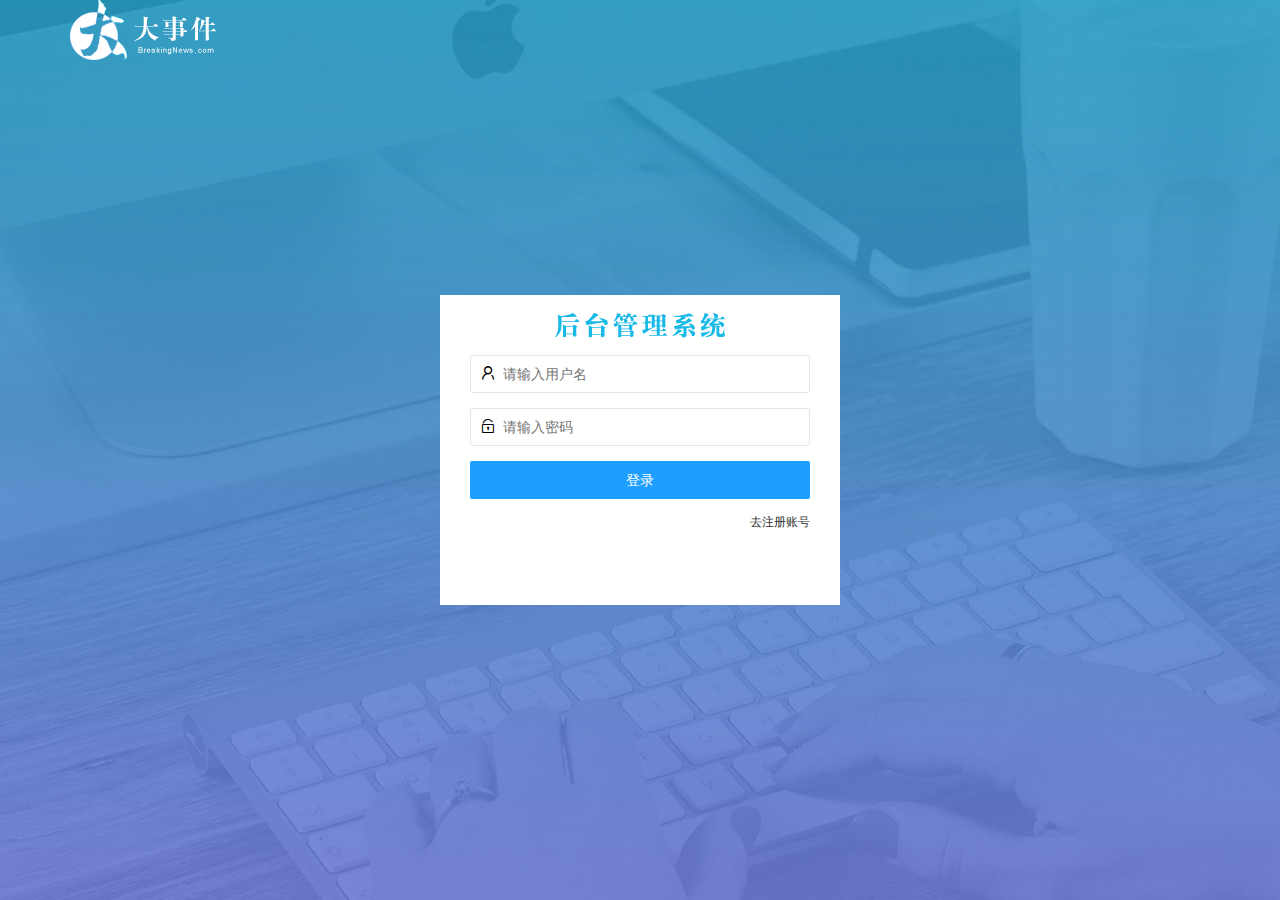
<file: login.html>
<!DOCTYPE html>
<html lang="en">

<head>
    <meta charset="UTF-8">
    <meta http-equiv="X-UA-Compatible" content="IE=edge">
    <meta name="viewport" content="width=device-width, initial-scale=1.0">
    <title>大事件-登陆-注册</title>
    <!-- 引入Layui CSS文件 -->
    <link rel="stylesheet" href="assets/lib/layui/css/layui.css">
    <!-- 引入自己的CSS文件 -->
    <link rel="stylesheet" href="assets/css/login.css">
    <!-- 引入jQuery -->
    <script src="assets/lib/jquery.js"></script>
    <!-- 引入Layui JS文件 -->
    <script src="assets/lib/layui/layui.all.js"></script>
    <!-- 引入API根路径位置 JS 文件 -->
    <!-- 注意：引用位置一定要在jQuery之后，在自己定义的JS之前 -->
    <script src="assets/js/baseAPI.js"></script>
    <!-- 引入自己的 JS文件 -->
    <script src="assets/js/login.js"></script>
</head>

<body>
    <!-- 头部logo区域 start -->
    <!-- 直接使用layui的版心类layui-main -->
    <div class="layui-main">
        <img src="assets/images/logo.png" alt="">
    </div>
    <!-- 头部logo区域 end -->

    <!-- 登录注册区域 start -->
    <div class="loginAndRegBox">
        <!-- 标题 -->
        <div class="title-box"></div>
        <!-- 登录的div -->
        <div class="login-box">
            <form class="layui-form" id="form_login">
                <div class="layui-form-item">
                    <i class="layui-icon layui-icon-username"></i>
                    <input type="text" name="username" required lay-verify="required" placeholder="请输入用户名" autocomplete="off" class="layui-input">
                </div>
                <div class="layui-form-item">
                    <i class="layui-icon layui-icon-password"></i>
                    <input type="password" name="password" required lay-verify="required|pwd" placeholder="请输入密码" autocomplete="off" class="layui-input">
                </div>
                <div class="layui-form-item">
                    <!-- 在layui中，普通与提交按钮的区别是，提交按钮有lay-submit属性 -->
                    <button class="layui-btn layui-btn-fluid layui-btn-normal" lay-submit>登录</button>
                </div>
                <div class="layui-form-item links">
                    <a href="javascript:;" id="link_reg">去注册账号</a>
                </div>
            </form>
        </div>
        <!-- 注册的div -->
        <div class="reg-box">
            <form class="layui-form" id="form_reg">
                <div class="layui-form-item">
                    <i class="layui-icon layui-icon-username"></i>
                    <input type="text" name="username" required lay-verify="required" placeholder="请输入用户名" autocomplete="off" class="layui-input">
                </div>
                <div class="layui-form-item">
                    <i class="layui-icon layui-icon-password"></i>
                    <!-- lay-verify中pwd为自定义校验规则 -->
                    <input type="password" name="password" required lay-verify="required|pwd" placeholder="请输入密码" autocomplete="off" class="layui-input">
                </div>
                <div class="layui-form-item">
                    <i class="layui-icon layui-icon-password"></i>
                    <!-- lay-verify中repwd为自定义校验规则，用于校验两次密码是否一至 -->
                    <input type="password" name="repassword" required lay-verify="required|pwd|repwd" placeholder="再次确认密码" autocomplete="off" class="layui-input">
                </div>
                <div class="layui-form-item">
                    <!-- 在layui中，普通与提交按钮的区别是，提交按钮有lay-submit属性 -->
                    <button class="layui-btn layui-btn-fluid layui-btn-normal" lay-submit>注册</button>
                </div>
                <div class="layui-form-item links">
                    <a href="javascript:;" id="link_login">去登录</a>
                </div>
            </form>

        </div>
    </div>
    <!-- 登录注册区域 end -->

</body>

</html>
</file>
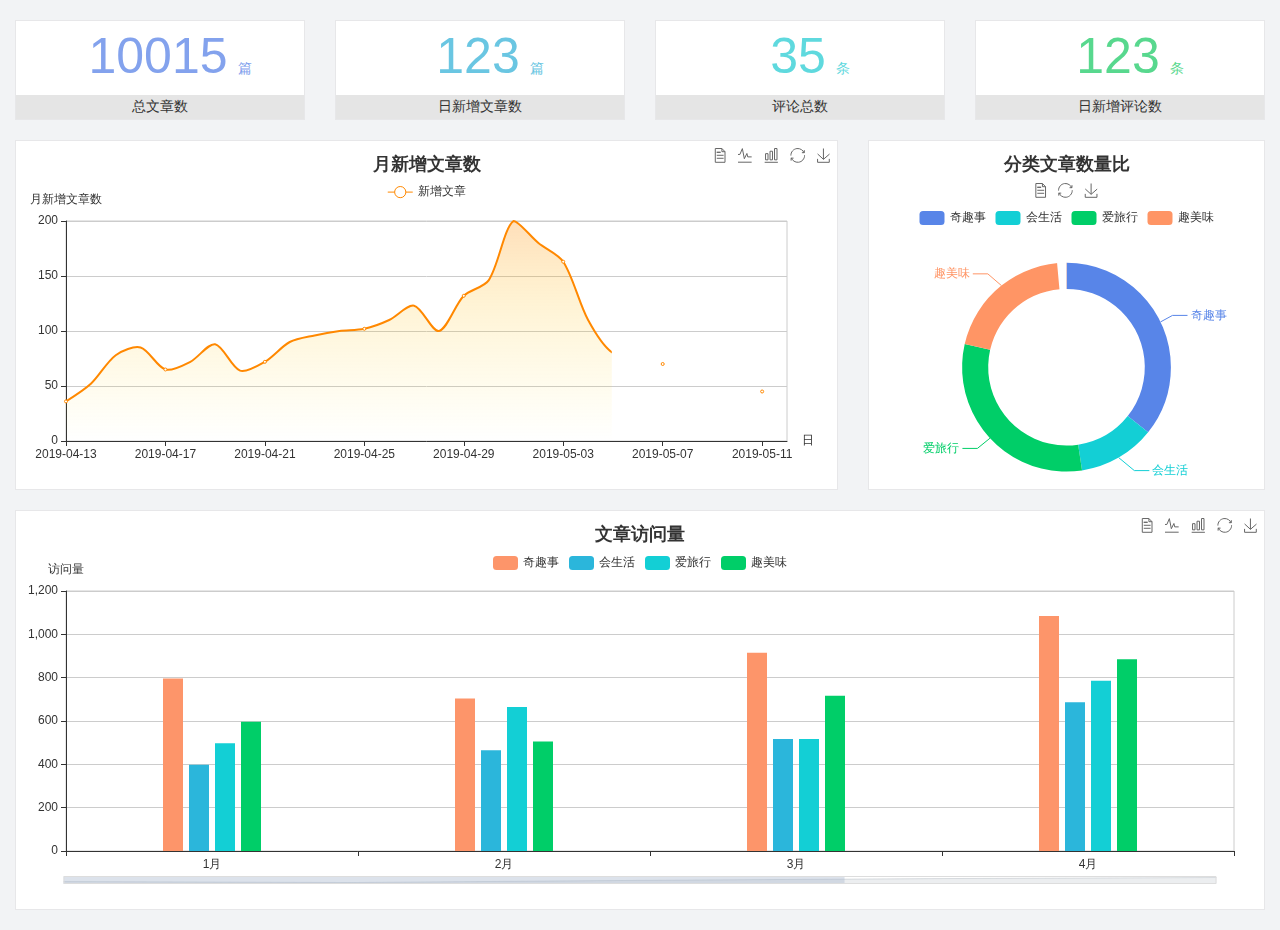
<file: home/dashboard.html>
<!DOCTYPE html>
<html lang="en">

<head>
    <meta charset="UTF-8">
    <meta name="viewport" content="width=device-width, initial-scale=1.0">
    <meta http-equiv="X-UA-Compatible" content="ie=edge">
    <title>图表统计</title>
    <link rel="stylesheet" href="../assets/lib/bootstrap.css" />
    <link rel="stylesheet" href="../assets/lib/main.css" />
    <script src="../assets/lib/jquery.js"></script>
    <script type="text/javascript" src="../assets/lib/echarts.min.js"></script>
</head>

<body>
    <div class="container-fluid">
        <div class="row spannel_list">
            <div class="col-sm-3 col-xs-6">
                <div class="spannel">
                    <em>10015</em><span>篇</span>
                    <b>总文章数</b>
                </div>
            </div>
            <div class="col-sm-3 col-xs-6">
                <div class="spannel scolor01">
                    <em>123</em><span>篇</span>
                    <b>日新增文章数</b>
                </div>
            </div>
            <div class="col-sm-3 col-xs-6">
                <div class="spannel scolor02">
                    <em>35</em><span>条</span>
                    <b>评论总数</b>
                </div>
            </div>
            <div class="col-sm-3 col-xs-6">
                <div class="spannel scolor03">
                    <em>123</em><span>条</span>
                    <b>日新增评论数</b>
                </div>
            </div>
        </div>
    </div>

    <div class="container-fluid">
        <div class="row curve-pie">
            <div class="col-lg-8 col-md-8">
                <div class="gragh_pannel" id="curve_show"></div>
            </div>
            <div class="col-lg-4 col-md-4">
                <div class="gragh_pannel" id="pie_show"></div>
            </div>
        </div>
    </div>

    <div class="container-fluid">
        <div class="column_pannel" id="column_show"></div>
    </div>

    <script>
        var oChart = echarts.init(document.getElementById('curve_show'));
        var aList_all = [{
            'count': 36,
            'date': '2019-04-13'
        }, {
            'count': 52,
            'date': '2019-04-14'
        }, {
            'count': 78,
            'date': '2019-04-15'
        }, {
            'count': 85,
            'date': '2019-04-16'
        }, {
            'count': 65,
            'date': '2019-04-17'
        }, {
            'count': 72,
            'date': '2019-04-18'
        }, {
            'count': 88,
            'date': '2019-04-19'
        }, {
            'count': 64,
            'date': '2019-04-20'
        }, {
            'count': 72,
            'date': '2019-04-21'
        }, {
            'count': 90,
            'date': '2019-04-22'
        }, {
            'count': 96,
            'date': '2019-04-23'
        }, {
            'count': 100,
            'date': '2019-04-24'
        }, {
            'count': 102,
            'date': '2019-04-25'
        }, {
            'count': 110,
            'date': '2019-04-26'
        }, {
            'count': 123,
            'date': '2019-04-27'
        }, {
            'count': 100,
            'date': '2019-04-28'
        }, {
            'count': 132,
            'date': '2019-04-29'
        }, {
            'count': 146,
            'date': '2019-04-30'
        }, {
            'count': 200,
            'date': '2019-05-01'
        }, {
            'count': 180,
            'date': '2019-05-02'
        }, {
            'count': 163,
            'date': '2019-05-03'
        }, {
            'count': 110,
            'date': '2019-05-04'
        }, {
            'count': 80,
            'date': '2019-05-05'
        }, {
            'count': 82,
            'date': '2019-05-06'
        }, {
            'count': 70,
            'date': '2019-05-07'
        }, {
            'count': 65,
            'date': '2019-05-08'
        }, {
            'count': 54,
            'date': '2019-05-09'
        }, {
            'count': 40,
            'date': '2019-05-10'
        }, {
            'count': 45,
            'date': '2019-05-11'
        }, {
            'count': 38,
            'date': '2019-05-12'
        }, ];

        let aCount = [];
        let aDate = [];

        for (var i = 0; i < aList_all.length; i++) {
            aCount.push(aList_all[i].count);
            aDate.push(aList_all[i].date);
        }

        var chartopt = {
            title: {
                text: '月新增文章数',
                left: 'center',
                top: '10'
            },
            tooltip: {
                trigger: 'axis'
            },
            legend: {
                data: ['新增文章'],
                top: '40'
            },
            toolbox: {
                show: true,
                feature: {
                    mark: {
                        show: true
                    },
                    dataView: {
                        show: true,
                        readOnly: false
                    },
                    magicType: {
                        show: true,
                        type: ['line', 'bar']
                    },
                    restore: {
                        show: true
                    },
                    saveAsImage: {
                        show: true
                    }
                }
            },
            calculable: true,
            xAxis: [{
                name: '日',
                type: 'category',
                boundaryGap: false,
                data: aDate
            }],
            yAxis: [{
                name: '月新增文章数',
                type: 'value'
            }],
            series: [{
                name: '新增文章',
                type: 'line',
                smooth: true,
                itemStyle: {
                    normal: {
                        areaStyle: {
                            type: 'default'
                        },
                        color: '#f80'
                    },
                    lineStyle: {
                        color: '#f80'
                    }
                },
                data: aCount
            }],
            areaStyle: {
                normal: {
                    color: new echarts.graphic.LinearGradient(0, 0, 0, 1, [{
                        offset: 0,
                        color: 'rgba(255,136,0,0.39)'
                    }, {
                        offset: .34,
                        color: 'rgba(255,180,0,0.25)'
                    }, {
                        offset: 1,
                        color: 'rgba(255,222,0,0.00)'
                    }])

                }
            },
            grid: {
                show: true,
                x: 50,
                x2: 50,
                y: 80,
                height: 220
            }
        };

        oChart.setOption(chartopt);


        var oPie = echarts.init(document.getElementById('pie_show'));
        var oPieopt = {
            title: {
                top: 10,
                text: '分类文章数量比',
                x: 'center'
            },
            tooltip: {
                trigger: 'item',
                formatter: "{a} <br/>{b} : {c} ({d}%)"
            },
            color: ['#5885e8', '#13cfd5', '#00ce68', '#ff9565'],
            legend: {
                x: 'center',
                top: 65,
                data: ['奇趣事', '会生活', '爱旅行', '趣美味']
            },
            toolbox: {
                show: true,
                x: 'center',
                top: 35,
                feature: {
                    mark: {
                        show: true
                    },
                    dataView: {
                        show: true,
                        readOnly: false
                    },
                    magicType: {
                        show: true,
                        type: ['pie', 'funnel'],
                        option: {
                            funnel: {
                                x: '25%',
                                width: '50%',
                                funnelAlign: 'left',
                                max: 1548
                            }
                        }
                    },
                    restore: {
                        show: true
                    },
                    saveAsImage: {
                        show: true
                    }
                }
            },
            calculable: true,
            series: [{
                name: '访问来源',
                type: 'pie',
                radius: ['45%', '60%'],
                center: ['50%', '65%'],
                data: [{
                    value: 300,
                    name: '奇趣事'
                }, {
                    value: 100,
                    name: '会生活'
                }, {
                    value: 260,
                    name: '爱旅行'
                }, {
                    value: 180,
                    name: '趣美味'
                }]
            }]
        };
        oPie.setOption(oPieopt);



        var oColumn = this.echarts.init(document.getElementById('column_show'));
        var oColumnopt = {
            title: {
                text: '文章访问量',
                left: 'center',
                top: '10'
            },
            tooltip: {
                trigger: 'axis'
            },
            legend: {
                data: ['奇趣事', '会生活', '爱旅行', '趣美味'],
                top: '40'
            },
            toolbox: {
                show: true,
                feature: {
                    mark: {
                        show: true
                    },
                    dataView: {
                        show: true,
                        readOnly: false
                    },
                    magicType: {
                        show: true,
                        type: ['line', 'bar']
                    },
                    restore: {
                        show: true
                    },
                    saveAsImage: {
                        show: true
                    }
                }
            },
            calculable: true,
            xAxis: [{
                type: 'category',
                data: ['1月', '2月', '3月', '4月', '5月']
            }],
            yAxis: [{
                name: '访问量',
                type: 'value'
            }],
            series: [{
                name: '奇趣事',
                type: 'bar',
                barWidth: 20,
                itemStyle: {
                    normal: {
                        areaStyle: {
                            type: 'default'
                        },
                        color: '#fd956a'
                    }
                },
                data: [800, 708, 920, 1090, 1200]
            }, {
                name: '会生活',
                type: 'bar',
                barWidth: 20,
                itemStyle: {
                    normal: {
                        areaStyle: {
                            type: 'default'
                        },
                        color: '#2bb6db'
                    }
                },
                data: [400, 468, 520, 690, 800]
            }, {
                name: '爱旅行',
                type: 'bar',
                barWidth: 20,
                itemStyle: {
                    normal: {
                        areaStyle: {
                            type: 'default'
                        },
                        color: '#13cfd5'
                    }
                },
                data: [500, 668, 520, 790, 900]
            }, {
                name: '趣美味',
                type: 'bar',
                barWidth: 20,
                itemStyle: {
                    normal: {
                        areaStyle: {
                            type: 'default'
                        },
                        color: '#00ce68'
                    }
                },
                data: [600, 508, 720, 890, 1000]
            }],
            grid: {
                show: true,
                x: 50,
                x2: 30,
                y: 80,
                height: 260
            },
            dataZoom: [ //给x轴设置滚动条
                {
                    start: 0, //默认为0
                    end: 100 - 1000 / 31, //默认为100
                    type: 'slider',
                    show: true,
                    xAxisIndex: [0],
                    handleSize: 0, //滑动条的 左右2个滑动条的大小
                    height: 8, //组件高度
                    left: 45, //左边的距离
                    right: 50, //右边的距离
                    bottom: 26, //右边的距离
                    handleColor: '#ddd', //h滑动图标的颜色
                    handleStyle: {
                        borderColor: "#cacaca",
                        borderWidth: "1",
                        shadowBlur: 2,
                        background: "#ddd",
                        shadowColor: "#ddd",
                    }
                }
            ]
        };
        oColumn.setOption(oColumnopt);
    </script>
</body>

</html>
</file>
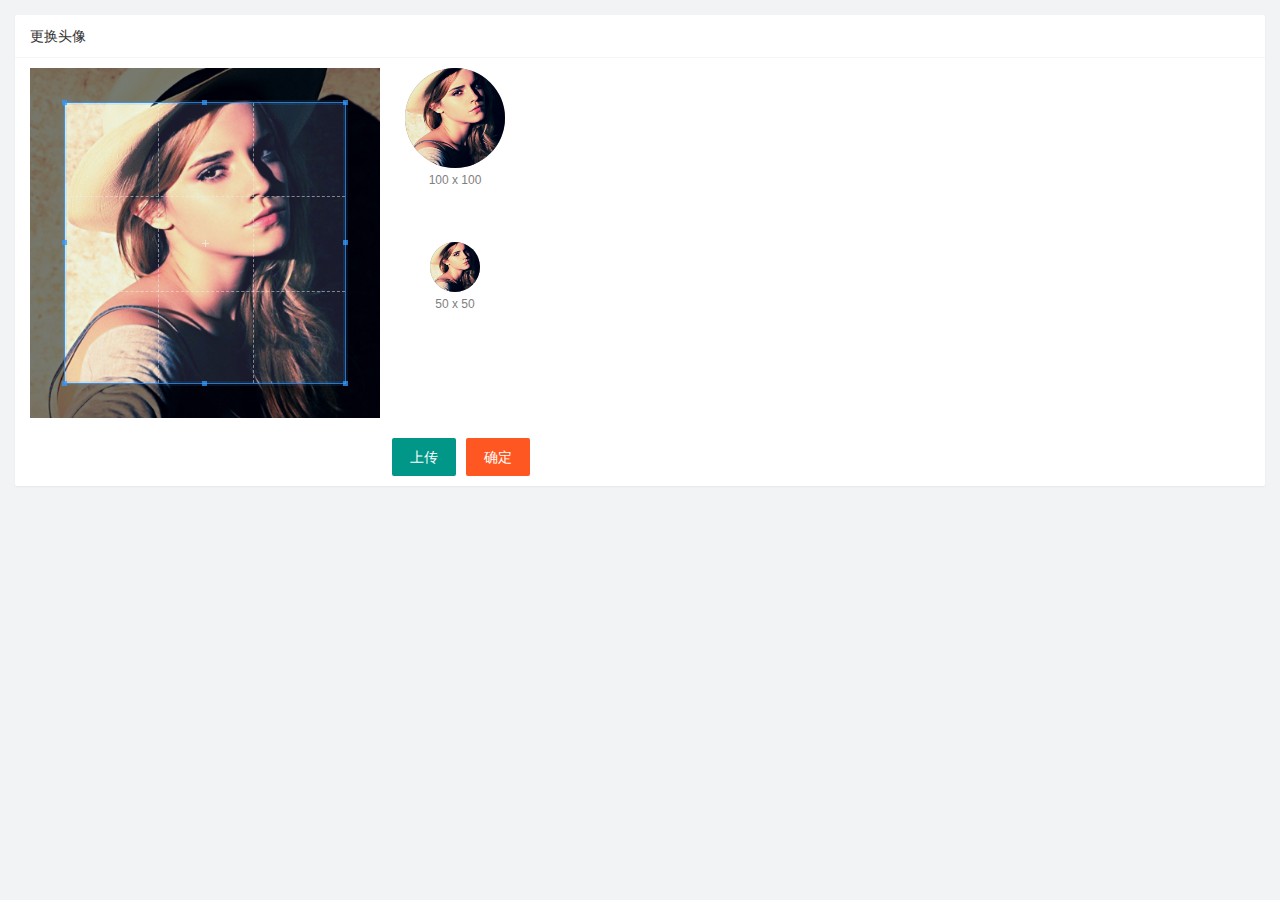
<file: user/user_avatar.html>
<!DOCTYPE html>
<html lang="en">

<head>
    <meta charset="UTF-8">
    <meta http-equiv="X-UA-Compatible" content="IE=edge">
    <meta name="viewport" content="width=device-width, initial-scale=1.0">
    <title>Document</title>
    <!-- 引入layui CSS -->
    <link rel="stylesheet" href="../assets/lib/layui/css/layui.css">
    <!-- 引入cropper CSS 图片裁剪插件 -->
    <link rel="stylesheet" href="../assets/lib/cropper/cropper.css">
    <!-- 引入自己的 CSS -->
    <link rel="stylesheet" href="../assets/css/user/user_avatar.css">
</head>

<body>
    <!-- 卡片区域 -->
    <div class="layui-card">
        <div class="layui-card-header">更换头像</div>
        <div class="layui-card-body">
            <!-- 第一行的图片裁剪和预览区域 -->
            <div class="row1">
                <!-- 图片裁剪区域 -->
                <div class="cropper-box">
                    <!-- 这个 img 标签很重要，将来会把它初始化为裁剪区域 -->
                    <img id="image" src="../assets/images/sample.jpg" />
                </div>
                <!-- 图片的预览区域 -->
                <div class="preview-box">
                    <div>
                        <!-- 宽高为 100px 的预览区域 -->
                        <div class="img-preview w100"></div>
                        <p class="size">100 x 100</p>
                    </div>
                    <div>
                        <!-- 宽高为 50px 的预览区域 -->
                        <div class="img-preview w50"></div>
                        <p class="size">50 x 50</p>
                    </div>
                </div>
            </div>

            <!-- 第二行的按钮区域 -->
            <div class="row2">
                <!-- 通过accept限制选择文件的类型为 png 或 jpe类 的图片文件 -->
                <input type="file" id="file" accept="png,image/jpeg">
                <button type="button" class="layui-btn" id="btnChoseImage">上传</button>
                <button type="button" class="layui-btn layui-btn-danger" id="btnUpload">确定</button>
            </div>
        </div>
    </div>

    <!-- 引入jQuery -->
    <script src="../assets/lib/jquery.js"></script>
    <!-- 引入layui -->
    <script src="../assets/lib/layui/layui.all.js"></script>
    <!-- 引入cropper JS -->
    <!-- 注意：引入顺序不能错 -->
    <script src="../assets/lib/cropper/Cropper.js"></script>
    <script src="../assets/lib/cropper/jquery-cropper.js"></script>
    <!-- 引入baseAPI -->
    <script src="../assets/js/baseAPI.js"></script>
    <!-- 引入自己的 JS -->
    <script src="../assets/js/user/user_avatar.js"></script>
</body>

</html>
</file>
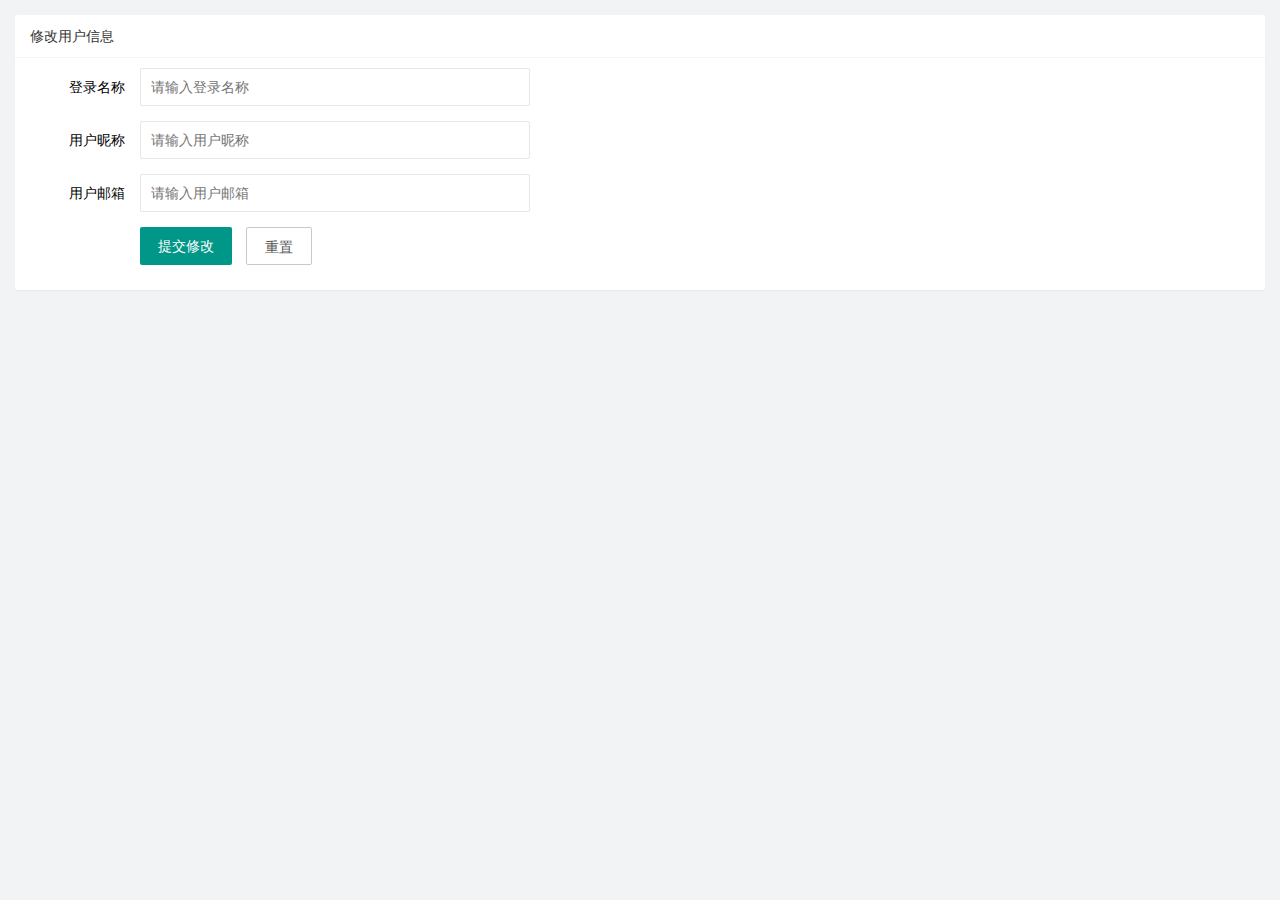
<file: user/user_info.html>
<!DOCTYPE html>
<html lang="en">

<head>
    <meta charset="UTF-8">
    <meta http-equiv="X-UA-Compatible" content="IE=edge">
    <meta name="viewport" content="width=device-width, initial-scale=1.0">
    <title>Document</title>
    <!-- 引入layui CSS -->
    <link rel="stylesheet" href="../assets/lib/layui/css/layui.css">
    <!-- 引入自己的CSS -->
    <link rel="stylesheet" href="../assets/css/user/user_info.css">
</head>

<body>
    <!-- layui 页面-卡片区域 -->
    <div class="layui-card">
        <div class="layui-card-header">修改用户信息</div>
        <div class="layui-card-body">
            <!-- lay-filter为layui指定的为表单快速赋值的属性 -->
            <form class="layui-form" lay-filter="formUserInfo">
                <div class="layui-form-item">
                    <label class="layui-form-label">登录名称</label>
                    <div class="layui-input-block">
                        <!-- input中的readonly表示为只读框，不允许修改 -->
                        <input type="text" name="username" required lay-verify="required" placeholder="请输入登录名称" autocomplete="off" class="layui-input" readonly>
                    </div>
                </div>
                <div class="layui-form-item">
                    <label class="layui-form-label">用户昵称</label>
                    <div class="layui-input-block">
                        <input type="text" name="nickname" required lay-verify="required|nickname" placeholder="请输入用户昵称" autocomplete="off" class="layui-input">
                    </div>
                </div>
                <div class="layui-form-item">
                    <label class="layui-form-label">用户邮箱</label>
                    <div class="layui-input-block">
                        <input type="text" name="email" required lay-verify="required|email" placeholder="请输入用户邮箱" autocomplete="off" class="layui-input">
                    </div>
                </div>
                <div class="layui-form-item">
                    <div class="layui-input-block">
                        <button class="layui-btn" lay-submit lay-filter="formDemo">提交修改</button>
                        <button type="reset" class="layui-btn layui-btn-primary" id="btnReset">重置</button>
                    </div>
                </div>
                <!-- 表单的隐藏域，用于放置不需要被人看到的表单内容，如id号等，以便提交时传递这个数据 -->
                <!-- 在本例中，在使用layui为表单快速赋值时，也会对隐藏域的id赋值，只是不可见而已 -->
                <!-- 当submit提交表单数据时，会把id和值 与其它表单数据一拼提交 -->
                <input type="hidden" name="id">
            </form>
        </div>
    </div>

    <!-- 引入layui JS -->
    <script src="../assets/lib/layui/layui.all.js"></script>
    <!-- 引入jQuery -->
    <script src="../assets/lib/jquery.js"></script>
    <!-- 引入baseAPI -->
    <script src="../assets/js/baseAPI.js"></script>
    <!-- 引入自己的 JS -->
    <script src="../assets/js/user/user_info.js"></script>
</body>

</html>
</file>
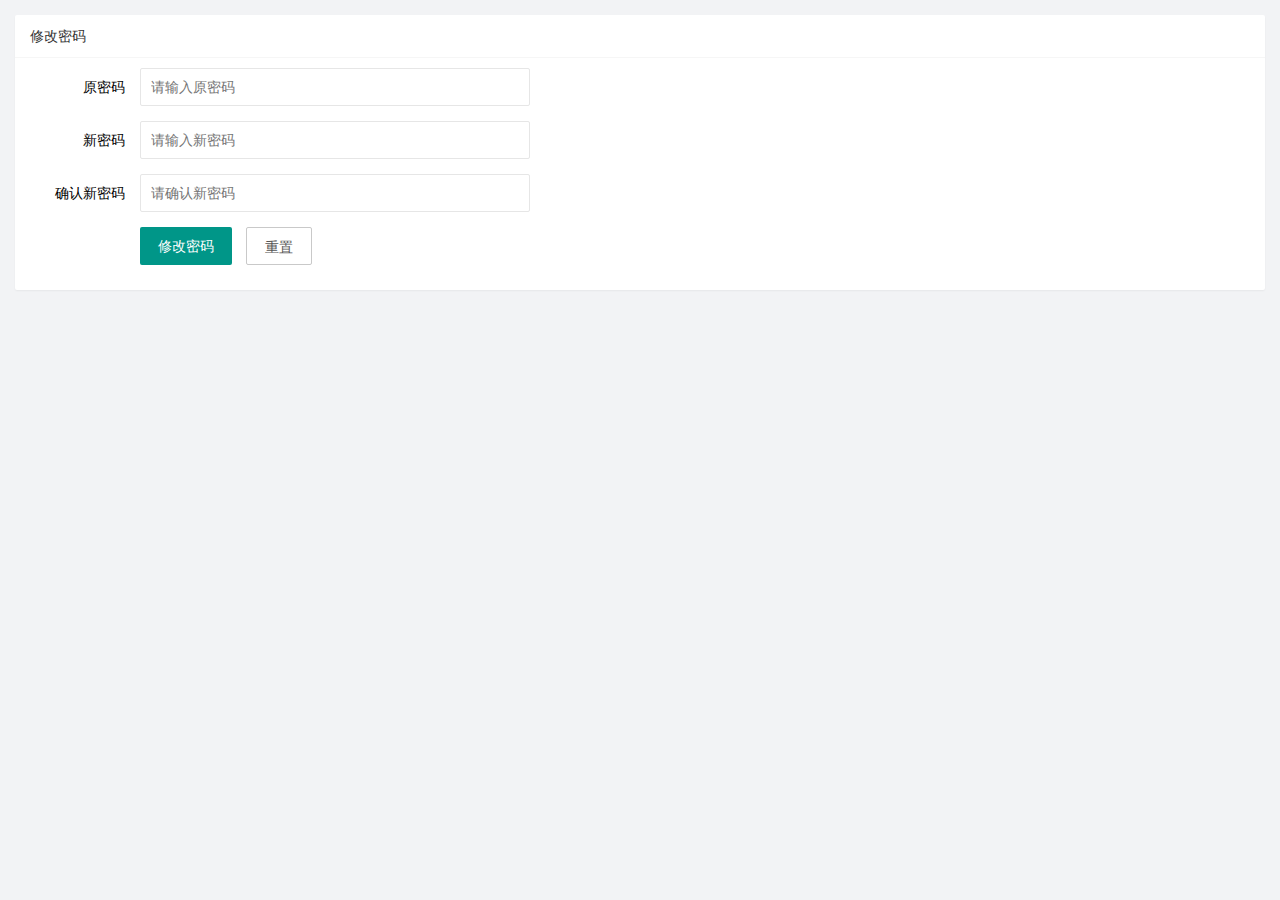
<file: user/user_pwd.html>
<!DOCTYPE html>
<html lang="en">

<head>
    <meta charset="UTF-8">
    <meta http-equiv="X-UA-Compatible" content="IE=edge">
    <meta name="viewport" content="width=device-width, initial-scale=1.0">
    <title>Document</title>
    <!-- 引入layui CSS -->
    <link rel="stylesheet" href="../assets/lib/layui/css/layui.css">
    <!-- 引入自己的 CSS -->
    <link rel="stylesheet" href="../assets/css/user/user_pwd.css">
</head>

<body>
    <div class="layui-card">
        <div class="layui-card-header">修改密码</div>
        <div class="layui-card-body">
            <form class="layui-form">
                <div class="layui-form-item">
                    <label class="layui-form-label">原密码</label>
                    <div class="layui-input-block">
                        <input type="password" name="oldPwd" required lay-verify="required|pwd" placeholder="请输入原密码" autocomplete="off" class="layui-input">
                    </div>
                </div>
                <div class="layui-form-item">
                    <label class="layui-form-label">新密码</label>
                    <div class="layui-input-block">
                        <input type="password" name="newPwd" required lay-verify="required|pwd|samePwd" placeholder="请输入新密码" autocomplete="off" class="layui-input">
                    </div>
                </div>
                <div class="layui-form-item">
                    <label class="layui-form-label">确认新密码</label>
                    <div class="layui-input-block">
                        <input type="password" name="rePwd" required lay-verify="required|pwd|rePwd" placeholder="请确认新密码" autocomplete="off" class="layui-input">
                    </div>
                </div>
                <div class="layui-form-item">
                    <div class="layui-input-block">
                        <button class="layui-btn" lay-submit lay-filter="formDemo">修改密码</button>
                        <button type="reset" class="layui-btn layui-btn-primary">重置</button>
                    </div>
                </div>
            </form>
        </div>
    </div>

    <!-- 引入jQuery -->
    <script src="../assets/lib/jquery.js"></script>
    <!-- 引入layui JS -->
    <script src="../assets/lib/layui/layui.all.js"></script>
    <!-- 引入baseAPI JS -->
    <script src="../assets/js/baseAPI.js"></script>
    <!-- 引入自己的 JS -->
    <script src="../assets/js/user/user_pwd.js"></script>
</body>

</html>
</file>
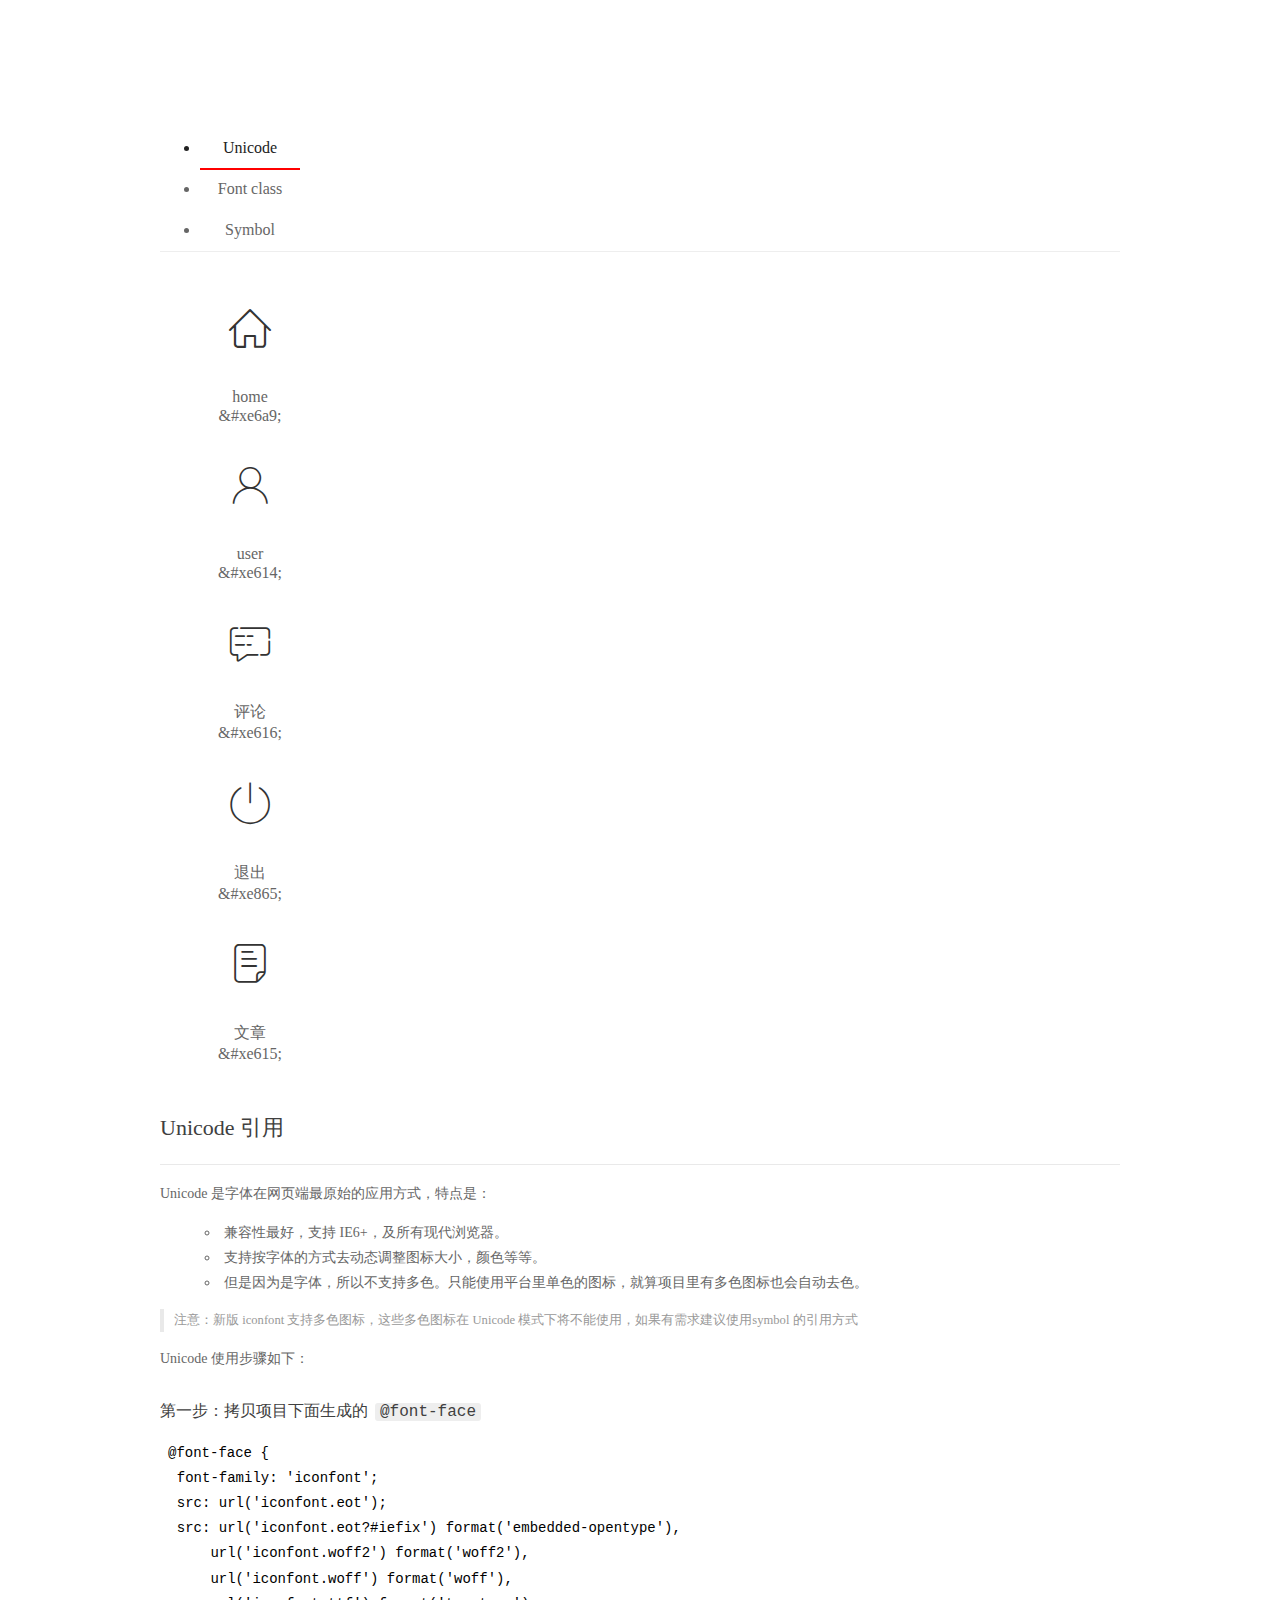
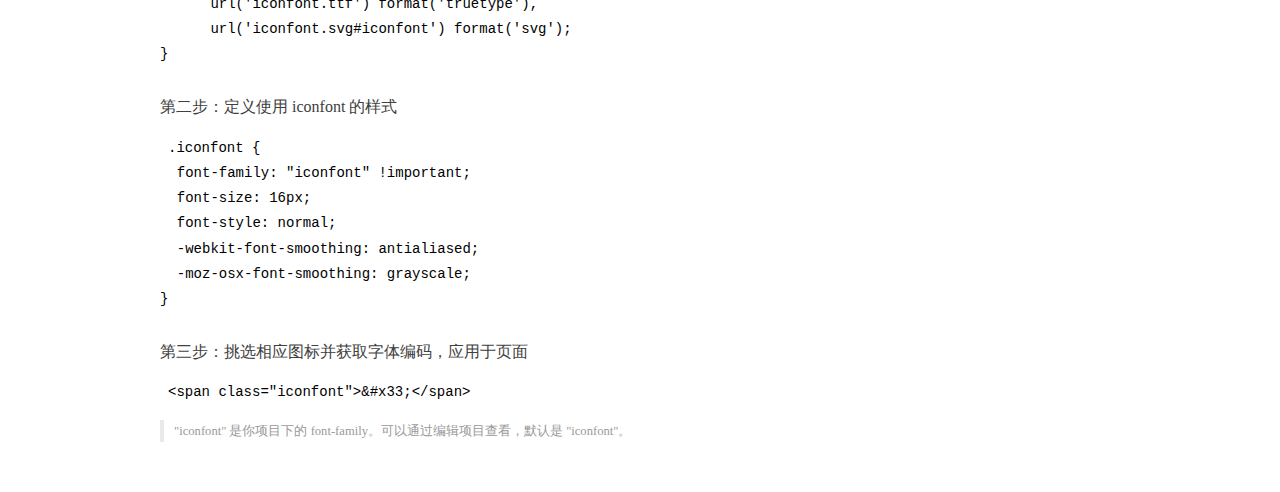
<file: assets/fonts/demo_index.html>
<!DOCTYPE html>
<html>
<head>
  <meta charset="utf-8"/>
  <title>IconFont Demo</title>
  <link rel="shortcut icon" href="https://gtms04.alicdn.com/tps/i4/TB1_oz6GVXXXXaFXpXXJDFnIXXX-64-64.ico" type="image/x-icon"/>
  <link rel="stylesheet" href="https://g.alicdn.com/thx/cube/1.3.2/cube.min.css">
  <link rel="stylesheet" href="demo.css">
  <link rel="stylesheet" href="iconfont.css">
  <script src="iconfont.js"></script>
  <!-- jQuery -->
  <script src="https://a1.alicdn.com/oss/uploads/2018/12/26/7bfddb60-08e8-11e9-9b04-53e73bb6408b.js"></script>
  <!-- 代码高亮 -->
  <script src="https://a1.alicdn.com/oss/uploads/2018/12/26/a3f714d0-08e6-11e9-8a15-ebf944d7534c.js"></script>
</head>
<body>
  <div class="main">
    <h1 class="logo"><a href="https://www.iconfont.cn/" title="iconfont 首页" target="_blank">&#xe86b;</a></h1>
    <div class="nav-tabs">
      <ul id="tabs" class="dib-box">
        <li class="dib active"><span>Unicode</span></li>
        <li class="dib"><span>Font class</span></li>
        <li class="dib"><span>Symbol</span></li>
      </ul>
      
    </div>
    <div class="tab-container">
      <div class="content unicode" style="display: block;">
          <ul class="icon_lists dib-box">
          
            <li class="dib">
              <span class="icon iconfont">&#xe6a9;</span>
                <div class="name">home</div>
                <div class="code-name">&amp;#xe6a9;</div>
              </li>
          
            <li class="dib">
              <span class="icon iconfont">&#xe614;</span>
                <div class="name">user</div>
                <div class="code-name">&amp;#xe614;</div>
              </li>
          
            <li class="dib">
              <span class="icon iconfont">&#xe616;</span>
                <div class="name">评论</div>
                <div class="code-name">&amp;#xe616;</div>
              </li>
          
            <li class="dib">
              <span class="icon iconfont">&#xe865;</span>
                <div class="name">退出</div>
                <div class="code-name">&amp;#xe865;</div>
              </li>
          
            <li class="dib">
              <span class="icon iconfont">&#xe615;</span>
                <div class="name">文章</div>
                <div class="code-name">&amp;#xe615;</div>
              </li>
          
          </ul>
          <div class="article markdown">
          <h2 id="unicode-">Unicode 引用</h2>
          <hr>

          <p>Unicode 是字体在网页端最原始的应用方式，特点是：</p>
          <ul>
            <li>兼容性最好，支持 IE6+，及所有现代浏览器。</li>
            <li>支持按字体的方式去动态调整图标大小，颜色等等。</li>
            <li>但是因为是字体，所以不支持多色。只能使用平台里单色的图标，就算项目里有多色图标也会自动去色。</li>
          </ul>
          <blockquote>
            <p>注意：新版 iconfont 支持多色图标，这些多色图标在 Unicode 模式下将不能使用，如果有需求建议使用symbol 的引用方式</p>
          </blockquote>
          <p>Unicode 使用步骤如下：</p>
          <h3 id="-font-face">第一步：拷贝项目下面生成的 <code>@font-face</code></h3>
<pre><code class="language-css"
>@font-face {
  font-family: 'iconfont';
  src: url('iconfont.eot');
  src: url('iconfont.eot?#iefix') format('embedded-opentype'),
      url('iconfont.woff2') format('woff2'),
      url('iconfont.woff') format('woff'),
      url('iconfont.ttf') format('truetype'),
      url('iconfont.svg#iconfont') format('svg');
}
</code></pre>
          <h3 id="-iconfont-">第二步：定义使用 iconfont 的样式</h3>
<pre><code class="language-css"
>.iconfont {
  font-family: "iconfont" !important;
  font-size: 16px;
  font-style: normal;
  -webkit-font-smoothing: antialiased;
  -moz-osx-font-smoothing: grayscale;
}
</code></pre>
          <h3 id="-">第三步：挑选相应图标并获取字体编码，应用于页面</h3>
<pre>
<code class="language-html"
>&lt;span class="iconfont"&gt;&amp;#x33;&lt;/span&gt;
</code></pre>
          <blockquote>
            <p>"iconfont" 是你项目下的 font-family。可以通过编辑项目查看，默认是 "iconfont"。</p>
          </blockquote>
          </div>
      </div>
      <div class="content font-class">
        <ul class="icon_lists dib-box">
          
          <li class="dib">
            <span class="icon iconfont icon-home"></span>
            <div class="name">
              home
            </div>
            <div class="code-name">.icon-home
            </div>
          </li>
          
          <li class="dib">
            <span class="icon iconfont icon-user"></span>
            <div class="name">
              user
            </div>
            <div class="code-name">.icon-user
            </div>
          </li>
          
          <li class="dib">
            <span class="icon iconfont icon-pinglun"></span>
            <div class="name">
              评论
            </div>
            <div class="code-name">.icon-pinglun
            </div>
          </li>
          
          <li class="dib">
            <span class="icon iconfont icon-tuichu"></span>
            <div class="name">
              退出
            </div>
            <div class="code-name">.icon-tuichu
            </div>
          </li>
          
          <li class="dib">
            <span class="icon iconfont icon-16"></span>
            <div class="name">
              文章
            </div>
            <div class="code-name">.icon-16
            </div>
          </li>
          
        </ul>
        <div class="article markdown">
        <h2 id="font-class-">font-class 引用</h2>
        <hr>

        <p>font-class 是 Unicode 使用方式的一种变种，主要是解决 Unicode 书写不直观，语意不明确的问题。</p>
        <p>与 Unicode 使用方式相比，具有如下特点：</p>
        <ul>
          <li>兼容性良好，支持 IE8+，及所有现代浏览器。</li>
          <li>相比于 Unicode 语意明确，书写更直观。可以很容易分辨这个 icon 是什么。</li>
          <li>因为使用 class 来定义图标，所以当要替换图标时，只需要修改 class 里面的 Unicode 引用。</li>
          <li>不过因为本质上还是使用的字体，所以多色图标还是不支持的。</li>
        </ul>
        <p>使用步骤如下：</p>
        <h3 id="-fontclass-">第一步：引入项目下面生成的 fontclass 代码：</h3>
<pre><code class="language-html">&lt;link rel="stylesheet" href="./iconfont.css"&gt;
</code></pre>
        <h3 id="-">第二步：挑选相应图标并获取类名，应用于页面：</h3>
<pre><code class="language-html">&lt;span class="iconfont icon-xxx"&gt;&lt;/span&gt;
</code></pre>
        <blockquote>
          <p>"
            iconfont" 是你项目下的 font-family。可以通过编辑项目查看，默认是 "iconfont"。</p>
        </blockquote>
      </div>
      </div>
      <div class="content symbol">
          <ul class="icon_lists dib-box">
          
            <li class="dib">
                <svg class="icon svg-icon" aria-hidden="true">
                  <use xlink:href="#icon-home"></use>
                </svg>
                <div class="name">home</div>
                <div class="code-name">#icon-home</div>
            </li>
          
            <li class="dib">
                <svg class="icon svg-icon" aria-hidden="true">
                  <use xlink:href="#icon-user"></use>
                </svg>
                <div class="name">user</div>
                <div class="code-name">#icon-user</div>
            </li>
          
            <li class="dib">
                <svg class="icon svg-icon" aria-hidden="true">
                  <use xlink:href="#icon-pinglun"></use>
                </svg>
                <div class="name">评论</div>
                <div class="code-name">#icon-pinglun</div>
            </li>
          
            <li class="dib">
                <svg class="icon svg-icon" aria-hidden="true">
                  <use xlink:href="#icon-tuichu"></use>
                </svg>
                <div class="name">退出</div>
                <div class="code-name">#icon-tuichu</div>
            </li>
          
            <li class="dib">
                <svg class="icon svg-icon" aria-hidden="true">
                  <use xlink:href="#icon-16"></use>
                </svg>
                <div class="name">文章</div>
                <div class="code-name">#icon-16</div>
            </li>
          
          </ul>
          <div class="article markdown">
          <h2 id="symbol-">Symbol 引用</h2>
          <hr>

          <p>这是一种全新的使用方式，应该说这才是未来的主流，也是平台目前推荐的用法。相关介绍可以参考这篇<a href="">文章</a>
            这种用法其实是做了一个 SVG 的集合，与另外两种相比具有如下特点：</p>
          <ul>
            <li>支持多色图标了，不再受单色限制。</li>
            <li>通过一些技巧，支持像字体那样，通过 <code>font-size</code>, <code>color</code> 来调整样式。</li>
            <li>兼容性较差，支持 IE9+，及现代浏览器。</li>
            <li>浏览器渲染 SVG 的性能一般，还不如 png。</li>
          </ul>
          <p>使用步骤如下：</p>
          <h3 id="-symbol-">第一步：引入项目下面生成的 symbol 代码：</h3>
<pre><code class="language-html">&lt;script src="./iconfont.js"&gt;&lt;/script&gt;
</code></pre>
          <h3 id="-css-">第二步：加入通用 CSS 代码（引入一次就行）：</h3>
<pre><code class="language-html">&lt;style&gt;
.icon {
  width: 1em;
  height: 1em;
  vertical-align: -0.15em;
  fill: currentColor;
  overflow: hidden;
}
&lt;/style&gt;
</code></pre>
          <h3 id="-">第三步：挑选相应图标并获取类名，应用于页面：</h3>
<pre><code class="language-html">&lt;svg class="icon" aria-hidden="true"&gt;
  &lt;use xlink:href="#icon-xxx"&gt;&lt;/use&gt;
&lt;/svg&gt;
</code></pre>
          </div>
      </div>

    </div>
  </div>
  <script>
  $(document).ready(function () {
      $('.tab-container .content:first').show()

      $('#tabs li').click(function (e) {
        var tabContent = $('.tab-container .content')
        var index = $(this).index()

        if ($(this).hasClass('active')) {
          return
        } else {
          $('#tabs li').removeClass('active')
          $(this).addClass('active')

          tabContent.hide().eq(index).fadeIn()
        }
      })
    })
  </script>
</body>
</html>
</file>
<file: assets/lib/layui/css/layui.css>
/** layui-v2.5.5 MIT License By https://www.layui.com */
 .layui-inline,img{display:inline-block;vertical-align:middle}h1,h2,h3,h4,h5,h6{font-weight:400}.layui-edge,.layui-header,.layui-inline,.layui-main{position:relative}.layui-body,.layui-edge,.layui-elip{overflow:hidden}.layui-btn,.layui-edge,.layui-inline,img{vertical-align:middle}.layui-btn,.layui-disabled,.layui-icon,.layui-unselect{-moz-user-select:none;-webkit-user-select:none;-ms-user-select:none}.layui-elip,.layui-form-checkbox span,.layui-form-pane .layui-form-label{text-overflow:ellipsis;white-space:nowrap}.layui-breadcrumb,.layui-tree-btnGroup{visibility:hidden}blockquote,body,button,dd,div,dl,dt,form,h1,h2,h3,h4,h5,h6,input,li,ol,p,pre,td,textarea,th,ul{margin:0;padding:0;-webkit-tap-highlight-color:rgba(0,0,0,0)}a:active,a:hover{outline:0}img{border:none}li{list-style:none}table{border-collapse:collapse;border-spacing:0}h4,h5,h6{font-size:100%}button,input,optgroup,option,select,textarea{font-family:inherit;font-size:inherit;font-style:inherit;font-weight:inherit;outline:0}pre{white-space:pre-wrap;white-space:-moz-pre-wrap;white-space:-pre-wrap;white-space:-o-pre-wrap;word-wrap:break-word}body{line-height:24px;font:14px Helvetica Neue,Helvetica,PingFang SC,Tahoma,Arial,sans-serif}hr{height:1px;margin:10px 0;border:0;clear:both}a{color:#333;text-decoration:none}a:hover{color:#777}a cite{font-style:normal;*cursor:pointer}.layui-border-box,.layui-border-box *{box-sizing:border-box}.layui-box,.layui-box *{box-sizing:content-box}.layui-clear{clear:both;*zoom:1}.layui-clear:after{content:'\20';clear:both;*zoom:1;display:block;height:0}.layui-inline{*display:inline;*zoom:1}.layui-edge{display:inline-block;width:0;height:0;border-width:6px;border-style:dashed;border-color:transparent}.layui-edge-top{top:-4px;border-bottom-color:#999;border-bottom-style:solid}.layui-edge-right{border-left-color:#999;border-left-style:solid}.layui-edge-bottom{top:2px;border-top-color:#999;border-top-style:solid}.layui-edge-left{border-right-color:#999;border-right-style:solid}.layui-disabled,.layui-disabled:hover{color:#d2d2d2!important;cursor:not-allowed!important}.layui-circle{border-radius:100%}.layui-show{display:block!important}.layui-hide{display:none!important}@font-face{font-family:layui-icon;src:url(../font/iconfont.eot?v=250);src:url(../font/iconfont.eot?v=250#iefix) format('embedded-opentype'),url(../font/iconfont.woff2?v=250) format('woff2'),url(../font/iconfont.woff?v=250) format('woff'),url(../font/iconfont.ttf?v=250) format('truetype'),url(../font/iconfont.svg?v=250#layui-icon) format('svg')}.layui-icon{font-family:layui-icon!important;font-size:16px;font-style:normal;-webkit-font-smoothing:antialiased;-moz-osx-font-smoothing:grayscale}.layui-icon-reply-fill:before{content:"\e611"}.layui-icon-set-fill:before{content:"\e614"}.layui-icon-menu-fill:before{content:"\e60f"}.layui-icon-search:before{content:"\e615"}.layui-icon-share:before{content:"\e641"}.layui-icon-set-sm:before{content:"\e620"}.layui-icon-engine:before{content:"\e628"}.layui-icon-close:before{content:"\1006"}.layui-icon-close-fill:before{content:"\1007"}.layui-icon-chart-screen:before{content:"\e629"}.layui-icon-star:before{content:"\e600"}.layui-icon-circle-dot:before{content:"\e617"}.layui-icon-chat:before{content:"\e606"}.layui-icon-release:before{content:"\e609"}.layui-icon-list:before{content:"\e60a"}.layui-icon-chart:before{content:"\e62c"}.layui-icon-ok-circle:before{content:"\1005"}.layui-icon-layim-theme:before{content:"\e61b"}.layui-icon-table:before{content:"\e62d"}.layui-icon-right:before{content:"\e602"}.layui-icon-left:before{content:"\e603"}.layui-icon-cart-simple:before{content:"\e698"}.layui-icon-face-cry:before{content:"\e69c"}.layui-icon-face-smile:before{content:"\e6af"}.layui-icon-survey:before{content:"\e6b2"}.layui-icon-tree:before{content:"\e62e"}.layui-icon-upload-circle:before{content:"\e62f"}.layui-icon-add-circle:before{content:"\e61f"}.layui-icon-download-circle:before{content:"\e601"}.layui-icon-templeate-1:before{content:"\e630"}.layui-icon-util:before{content:"\e631"}.layui-icon-face-surprised:before{content:"\e664"}.layui-icon-edit:before{content:"\e642"}.layui-icon-speaker:before{content:"\e645"}.layui-icon-down:before{content:"\e61a"}.layui-icon-file:before{content:"\e621"}.layui-icon-layouts:before{content:"\e632"}.layui-icon-rate-half:before{content:"\e6c9"}.layui-icon-add-circle-fine:before{content:"\e608"}.layui-icon-prev-circle:before{content:"\e633"}.layui-icon-read:before{content:"\e705"}.layui-icon-404:before{content:"\e61c"}.layui-icon-carousel:before{content:"\e634"}.layui-icon-help:before{content:"\e607"}.layui-icon-code-circle:before{content:"\e635"}.layui-icon-water:before{content:"\e636"}.layui-icon-username:before{content:"\e66f"}.layui-icon-find-fill:before{content:"\e670"}.layui-icon-about:before{content:"\e60b"}.layui-icon-location:before{content:"\e715"}.layui-icon-up:before{content:"\e619"}.layui-icon-pause:before{content:"\e651"}.layui-icon-date:before{content:"\e637"}.layui-icon-layim-uploadfile:before{content:"\e61d"}.layui-icon-delete:before{content:"\e640"}.layui-icon-play:before{content:"\e652"}.layui-icon-top:before{content:"\e604"}.layui-icon-friends:before{content:"\e612"}.layui-icon-refresh-3:before{content:"\e9aa"}.layui-icon-ok:before{content:"\e605"}.layui-icon-layer:before{content:"\e638"}.layui-icon-face-smile-fine:before{content:"\e60c"}.layui-icon-dollar:before{content:"\e659"}.layui-icon-group:before{content:"\e613"}.layui-icon-layim-download:before{content:"\e61e"}.layui-icon-picture-fine:before{content:"\e60d"}.layui-icon-link:before{content:"\e64c"}.layui-icon-diamond:before{content:"\e735"}.layui-icon-log:before{content:"\e60e"}.layui-icon-rate-solid:before{content:"\e67a"}.layui-icon-fonts-del:before{content:"\e64f"}.layui-icon-unlink:before{content:"\e64d"}.layui-icon-fonts-clear:before{content:"\e639"}.layui-icon-triangle-r:before{content:"\e623"}.layui-icon-circle:before{content:"\e63f"}.layui-icon-radio:before{content:"\e643"}.layui-icon-align-center:before{content:"\e647"}.layui-icon-align-right:before{content:"\e648"}.layui-icon-align-left:before{content:"\e649"}.layui-icon-loading-1:before{content:"\e63e"}.layui-icon-return:before{content:"\e65c"}.layui-icon-fonts-strong:before{content:"\e62b"}.layui-icon-upload:before{content:"\e67c"}.layui-icon-dialogue:before{content:"\e63a"}.layui-icon-video:before{content:"\e6ed"}.layui-icon-headset:before{content:"\e6fc"}.layui-icon-cellphone-fine:before{content:"\e63b"}.layui-icon-add-1:before{content:"\e654"}.layui-icon-face-smile-b:before{content:"\e650"}.layui-icon-fonts-html:before{content:"\e64b"}.layui-icon-form:before{content:"\e63c"}.layui-icon-cart:before{content:"\e657"}.layui-icon-camera-fill:before{content:"\e65d"}.layui-icon-tabs:before{content:"\e62a"}.layui-icon-fonts-code:before{content:"\e64e"}.layui-icon-fire:before{content:"\e756"}.layui-icon-set:before{content:"\e716"}.layui-icon-fonts-u:before{content:"\e646"}.layui-icon-triangle-d:before{content:"\e625"}.layui-icon-tips:before{content:"\e702"}.layui-icon-picture:before{content:"\e64a"}.layui-icon-more-vertical:before{content:"\e671"}.layui-icon-flag:before{content:"\e66c"}.layui-icon-loading:before{content:"\e63d"}.layui-icon-fonts-i:before{content:"\e644"}.layui-icon-refresh-1:before{content:"\e666"}.layui-icon-rmb:before{content:"\e65e"}.layui-icon-home:before{content:"\e68e"}.layui-icon-user:before{content:"\e770"}.layui-icon-notice:before{content:"\e667"}.layui-icon-login-weibo:before{content:"\e675"}.layui-icon-voice:before{content:"\e688"}.layui-icon-upload-drag:before{content:"\e681"}.layui-icon-login-qq:before{content:"\e676"}.layui-icon-snowflake:before{content:"\e6b1"}.layui-icon-file-b:before{content:"\e655"}.layui-icon-template:before{content:"\e663"}.layui-icon-auz:before{content:"\e672"}.layui-icon-console:before{content:"\e665"}.layui-icon-app:before{content:"\e653"}.layui-icon-prev:before{content:"\e65a"}.layui-icon-website:before{content:"\e7ae"}.layui-icon-next:before{content:"\e65b"}.layui-icon-component:before{content:"\e857"}.layui-icon-more:before{content:"\e65f"}.layui-icon-login-wechat:before{content:"\e677"}.layui-icon-shrink-right:before{content:"\e668"}.layui-icon-spread-left:before{content:"\e66b"}.layui-icon-camera:before{content:"\e660"}.layui-icon-note:before{content:"\e66e"}.layui-icon-refresh:before{content:"\e669"}.layui-icon-female:before{content:"\e661"}.layui-icon-male:before{content:"\e662"}.layui-icon-password:before{content:"\e673"}.layui-icon-senior:before{content:"\e674"}.layui-icon-theme:before{content:"\e66a"}.layui-icon-tread:before{content:"\e6c5"}.layui-icon-praise:before{content:"\e6c6"}.layui-icon-star-fill:before{content:"\e658"}.layui-icon-rate:before{content:"\e67b"}.layui-icon-template-1:before{content:"\e656"}.layui-icon-vercode:before{content:"\e679"}.layui-icon-cellphone:before{content:"\e678"}.layui-icon-screen-full:before{content:"\e622"}.layui-icon-screen-restore:before{content:"\e758"}.layui-icon-cols:before{content:"\e610"}.layui-icon-export:before{content:"\e67d"}.layui-icon-print:before{content:"\e66d"}.layui-icon-slider:before{content:"\e714"}.layui-icon-addition:before{content:"\e624"}.layui-icon-subtraction:before{content:"\e67e"}.layui-icon-service:before{content:"\e626"}.layui-icon-transfer:before{content:"\e691"}.layui-main{width:1140px;margin:0 auto}.layui-header{z-index:1000;height:60px}.layui-header a:hover{transition:all .5s;-webkit-transition:all .5s}.layui-side{position:fixed;left:0;top:0;bottom:0;z-index:999;width:200px;overflow-x:hidden}.layui-side-scroll{position:relative;width:220px;height:100%;overflow-x:hidden}.layui-body{position:absolute;left:200px;right:0;top:0;bottom:0;z-index:998;width:auto;overflow-y:auto;box-sizing:border-box}.layui-layout-body{overflow:hidden}.layui-layout-admin .layui-header{background-color:#23262E}.layui-layout-admin .layui-side{top:60px;width:200px;overflow-x:hidden}.layui-layout-admin .layui-body{position:fixed;top:60px;bottom:44px}.layui-layout-admin .layui-main{width:auto;margin:0 15px}.layui-layout-admin .layui-footer{position:fixed;left:200px;right:0;bottom:0;height:44px;line-height:44px;padding:0 15px;background-color:#eee}.layui-layout-admin .layui-logo{position:absolute;left:0;top:0;width:200px;height:100%;line-height:60px;text-align:center;color:#009688;font-size:16px}.layui-layout-admin .layui-header .layui-nav{background:0 0}.layui-layout-left{position:absolute!important;left:200px;top:0}.layui-layout-right{position:absolute!important;right:0;top:0}.layui-container{position:relative;margin:0 auto;padding:0 15px;box-sizing:border-box}.layui-fluid{position:relative;margin:0 auto;padding:0 15px}.layui-row:after,.layui-row:before{content:'';display:block;clear:both}.layui-col-lg1,.layui-col-lg10,.layui-col-lg11,.layui-col-lg12,.layui-col-lg2,.layui-col-lg3,.layui-col-lg4,.layui-col-lg5,.layui-col-lg6,.layui-col-lg7,.layui-col-lg8,.layui-col-lg9,.layui-col-md1,.layui-col-md10,.layui-col-md11,.layui-col-md12,.layui-col-md2,.layui-col-md3,.layui-col-md4,.layui-col-md5,.layui-col-md6,.layui-col-md7,.layui-col-md8,.layui-col-md9,.layui-col-sm1,.layui-col-sm10,.layui-col-sm11,.layui-col-sm12,.layui-col-sm2,.layui-col-sm3,.layui-col-sm4,.layui-col-sm5,.layui-col-sm6,.layui-col-sm7,.layui-col-sm8,.layui-col-sm9,.layui-col-xs1,.layui-col-xs10,.layui-col-xs11,.layui-col-xs12,.layui-col-xs2,.layui-col-xs3,.layui-col-xs4,.layui-col-xs5,.layui-col-xs6,.layui-col-xs7,.layui-col-xs8,.layui-col-xs9{position:relative;display:block;box-sizing:border-box}.layui-col-xs1,.layui-col-xs10,.layui-col-xs11,.layui-col-xs12,.layui-col-xs2,.layui-col-xs3,.layui-col-xs4,.layui-col-xs5,.layui-col-xs6,.layui-col-xs7,.layui-col-xs8,.layui-col-xs9{float:left}.layui-col-xs1{width:8.33333333%}.layui-col-xs2{width:16.66666667%}.layui-col-xs3{width:25%}.layui-col-xs4{width:33.33333333%}.layui-col-xs5{width:41.66666667%}.layui-col-xs6{width:50%}.layui-col-xs7{width:58.33333333%}.layui-col-xs8{width:66.66666667%}.layui-col-xs9{width:75%}.layui-col-xs10{width:83.33333333%}.layui-col-xs11{width:91.66666667%}.layui-col-xs12{width:100%}.layui-col-xs-offset1{margin-left:8.33333333%}.layui-col-xs-offset2{margin-left:16.66666667%}.layui-col-xs-offset3{margin-left:25%}.layui-col-xs-offset4{margin-left:33.33333333%}.layui-col-xs-offset5{margin-left:41.66666667%}.layui-col-xs-offset6{margin-left:50%}.layui-col-xs-offset7{margin-left:58.33333333%}.layui-col-xs-offset8{margin-left:66.66666667%}.layui-col-xs-offset9{margin-left:75%}.layui-col-xs-offset10{margin-left:83.33333333%}.layui-col-xs-offset11{margin-left:91.66666667%}.layui-col-xs-offset12{margin-left:100%}@media screen and (max-width:768px){.layui-hide-xs{display:none!important}.layui-show-xs-block{display:block!important}.layui-show-xs-inline{display:inline!important}.layui-show-xs-inline-block{display:inline-block!important}}@media screen and (min-width:768px){.layui-container{width:750px}.layui-hide-sm{display:none!important}.layui-show-sm-block{display:block!important}.layui-show-sm-inline{display:inline!important}.layui-show-sm-inline-block{display:inline-block!important}.layui-col-sm1,.layui-col-sm10,.layui-col-sm11,.layui-col-sm12,.layui-col-sm2,.layui-col-sm3,.layui-col-sm4,.layui-col-sm5,.layui-col-sm6,.layui-col-sm7,.layui-col-sm8,.layui-col-sm9{float:left}.layui-col-sm1{width:8.33333333%}.layui-col-sm2{width:16.66666667%}.layui-col-sm3{width:25%}.layui-col-sm4{width:33.33333333%}.layui-col-sm5{width:41.66666667%}.layui-col-sm6{width:50%}.layui-col-sm7{width:58.33333333%}.layui-col-sm8{width:66.66666667%}.layui-col-sm9{width:75%}.layui-col-sm10{width:83.33333333%}.layui-col-sm11{width:91.66666667%}.layui-col-sm12{width:100%}.layui-col-sm-offset1{margin-left:8.33333333%}.layui-col-sm-offset2{margin-left:16.66666667%}.layui-col-sm-offset3{margin-left:25%}.layui-col-sm-offset4{margin-left:33.33333333%}.layui-col-sm-offset5{margin-left:41.66666667%}.layui-col-sm-offset6{margin-left:50%}.layui-col-sm-offset7{margin-left:58.33333333%}.layui-col-sm-offset8{margin-left:66.66666667%}.layui-col-sm-offset9{margin-left:75%}.layui-col-sm-offset10{margin-left:83.33333333%}.layui-col-sm-offset11{margin-left:91.66666667%}.layui-col-sm-offset12{margin-left:100%}}@media screen and (min-width:992px){.layui-container{width:970px}.layui-hide-md{display:none!important}.layui-show-md-block{display:block!important}.layui-show-md-inline{display:inline!important}.layui-show-md-inline-block{display:inline-block!important}.layui-col-md1,.layui-col-md10,.layui-col-md11,.layui-col-md12,.layui-col-md2,.layui-col-md3,.layui-col-md4,.layui-col-md5,.layui-col-md6,.layui-col-md7,.layui-col-md8,.layui-col-md9{float:left}.layui-col-md1{width:8.33333333%}.layui-col-md2{width:16.66666667%}.layui-col-md3{width:25%}.layui-col-md4{width:33.33333333%}.layui-col-md5{width:41.66666667%}.layui-col-md6{width:50%}.layui-col-md7{width:58.33333333%}.layui-col-md8{width:66.66666667%}.layui-col-md9{width:75%}.layui-col-md10{width:83.33333333%}.layui-col-md11{width:91.66666667%}.layui-col-md12{width:100%}.layui-col-md-offset1{margin-left:8.33333333%}.layui-col-md-offset2{margin-left:16.66666667%}.layui-col-md-offset3{margin-left:25%}.layui-col-md-offset4{margin-left:33.33333333%}.layui-col-md-offset5{margin-left:41.66666667%}.layui-col-md-offset6{margin-left:50%}.layui-col-md-offset7{margin-left:58.33333333%}.layui-col-md-offset8{margin-left:66.66666667%}.layui-col-md-offset9{margin-left:75%}.layui-col-md-offset10{margin-left:83.33333333%}.layui-col-md-offset11{margin-left:91.66666667%}.layui-col-md-offset12{margin-left:100%}}@media screen and (min-width:1200px){.layui-container{width:1170px}.layui-hide-lg{display:none!important}.layui-show-lg-block{display:block!important}.layui-show-lg-inline{display:inline!important}.layui-show-lg-inline-block{display:inline-block!important}.layui-col-lg1,.layui-col-lg10,.layui-col-lg11,.layui-col-lg12,.layui-col-lg2,.layui-col-lg3,.layui-col-lg4,.layui-col-lg5,.layui-col-lg6,.layui-col-lg7,.layui-col-lg8,.layui-col-lg9{float:left}.layui-col-lg1{width:8.33333333%}.layui-col-lg2{width:16.66666667%}.layui-col-lg3{width:25%}.layui-col-lg4{width:33.33333333%}.layui-col-lg5{width:41.66666667%}.layui-col-lg6{width:50%}.layui-col-lg7{width:58.33333333%}.layui-col-lg8{width:66.66666667%}.layui-col-lg9{width:75%}.layui-col-lg10{width:83.33333333%}.layui-col-lg11{width:91.66666667%}.layui-col-lg12{width:100%}.layui-col-lg-offset1{margin-left:8.33333333%}.layui-col-lg-offset2{margin-left:16.66666667%}.layui-col-lg-offset3{margin-left:25%}.layui-col-lg-offset4{margin-left:33.33333333%}.layui-col-lg-offset5{margin-left:41.66666667%}.layui-col-lg-offset6{margin-left:50%}.layui-col-lg-offset7{margin-left:58.33333333%}.layui-col-lg-offset8{margin-left:66.66666667%}.layui-col-lg-offset9{margin-left:75%}.layui-col-lg-offset10{margin-left:83.33333333%}.layui-col-lg-offset11{margin-left:91.66666667%}.layui-col-lg-offset12{margin-left:100%}}.layui-col-space1{margin:-.5px}.layui-col-space1>*{padding:.5px}.layui-col-space3{margin:-1.5px}.layui-col-space3>*{padding:1.5px}.layui-col-space5{margin:-2.5px}.layui-col-space5>*{padding:2.5px}.layui-col-space8{margin:-3.5px}.layui-col-space8>*{padding:3.5px}.layui-col-space10{margin:-5px}.layui-col-space10>*{padding:5px}.layui-col-space12{margin:-6px}.layui-col-space12>*{padding:6px}.layui-col-space15{margin:-7.5px}.layui-col-space15>*{padding:7.5px}.layui-col-space18{margin:-9px}.layui-col-space18>*{padding:9px}.layui-col-space20{margin:-10px}.layui-col-space20>*{padding:10px}.layui-col-space22{margin:-11px}.layui-col-space22>*{padding:11px}.layui-col-space25{margin:-12.5px}.layui-col-space25>*{padding:12.5px}.layui-col-space30{margin:-15px}.layui-col-space30>*{padding:15px}.layui-btn,.layui-input,.layui-select,.layui-textarea,.layui-upload-button{outline:0;-webkit-appearance:none;transition:all .3s;-webkit-transition:all .3s;box-sizing:border-box}.layui-elem-quote{margin-bottom:10px;padding:15px;line-height:22px;border-left:5px solid #009688;border-radius:0 2px 2px 0;background-color:#f2f2f2}.layui-quote-nm{border-style:solid;border-width:1px 1px 1px 5px;background:0 0}.layui-elem-field{margin-bottom:10px;padding:0;border-width:1px;border-style:solid}.layui-elem-field legend{margin-left:20px;padding:0 10px;font-size:20px;font-weight:300}.layui-field-title{margin:10px 0 20px;border-width:1px 0 0}.layui-field-box{padding:10px 15px}.layui-field-title .layui-field-box{padding:10px 0}.layui-progress{position:relative;height:6px;border-radius:20px;background-color:#e2e2e2}.layui-progress-bar{position:absolute;left:0;top:0;width:0;max-width:100%;height:6px;border-radius:20px;text-align:right;background-color:#5FB878;transition:all .3s;-webkit-transition:all .3s}.layui-progress-big,.layui-progress-big .layui-progress-bar{height:18px;line-height:18px}.layui-progress-text{position:relative;top:-20px;line-height:18px;font-size:12px;color:#666}.layui-progress-big .layui-progress-text{position:static;padding:0 10px;color:#fff}.layui-collapse{border-width:1px;border-style:solid;border-radius:2px}.layui-colla-content,.layui-colla-item{border-top-width:1px;border-top-style:solid}.layui-colla-item:first-child{border-top:none}.layui-colla-title{position:relative;height:42px;line-height:42px;padding:0 15px 0 35px;color:#333;background-color:#f2f2f2;cursor:pointer;font-size:14px;overflow:hidden}.layui-colla-content{display:none;padding:10px 15px;line-height:22px;color:#666}.layui-colla-icon{position:absolute;left:15px;top:0;font-size:14px}.layui-card{margin-bottom:15px;border-radius:2px;background-color:#fff;box-shadow:0 1px 2px 0 rgba(0,0,0,.05)}.layui-card:last-child{margin-bottom:0}.layui-card-header{position:relative;height:42px;line-height:42px;padding:0 15px;border-bottom:1px solid #f6f6f6;color:#333;border-radius:2px 2px 0 0;font-size:14px}.layui-bg-black,.layui-bg-blue,.layui-bg-cyan,.layui-bg-green,.layui-bg-orange,.layui-bg-red{color:#fff!important}.layui-card-body{position:relative;padding:10px 15px;line-height:24px}.layui-card-body[pad15]{padding:15px}.layui-card-body[pad20]{padding:20px}.layui-card-body .layui-table{margin:5px 0}.layui-card .layui-tab{margin:0}.layui-panel-window{position:relative;padding:15px;border-radius:0;border-top:5px solid #E6E6E6;background-color:#fff}.layui-auxiliar-moving{position:fixed;left:0;right:0;top:0;bottom:0;width:100%;height:100%;background:0 0;z-index:9999999999}.layui-form-label,.layui-form-mid,.layui-form-select,.layui-input-block,.layui-input-inline,.layui-textarea{position:relative}.layui-bg-red{background-color:#FF5722!important}.layui-bg-orange{background-color:#FFB800!important}.layui-bg-green{background-color:#009688!important}.layui-bg-cyan{background-color:#2F4056!important}.layui-bg-blue{background-color:#1E9FFF!important}.layui-bg-black{background-color:#393D49!important}.layui-bg-gray{background-color:#eee!important;color:#666!important}.layui-badge-rim,.layui-colla-content,.layui-colla-item,.layui-collapse,.layui-elem-field,.layui-form-pane .layui-form-item[pane],.layui-form-pane .layui-form-label,.layui-input,.layui-layedit,.layui-layedit-tool,.layui-quote-nm,.layui-select,.layui-tab-bar,.layui-tab-card,.layui-tab-title,.layui-tab-title .layui-this:after,.layui-textarea{border-color:#e6e6e6}.layui-timeline-item:before,hr{background-color:#e6e6e6}.layui-text{line-height:22px;font-size:14px;color:#666}.layui-text h1,.layui-text h2,.layui-text h3{font-weight:500;color:#333}.layui-text h1{font-size:30px}.layui-text h2{font-size:24px}.layui-text h3{font-size:18px}.layui-text a:not(.layui-btn){color:#01AAED}.layui-text a:not(.layui-btn):hover{text-decoration:underline}.layui-text ul{padding:5px 0 5px 15px}.layui-text ul li{margin-top:5px;list-style-type:disc}.layui-text em,.layui-word-aux{color:#999!important;padding:0 5px!important}.layui-btn{display:inline-block;height:38px;line-height:38px;padding:0 18px;background-color:#009688;color:#fff;white-space:nowrap;text-align:center;font-size:14px;border:none;border-radius:2px;cursor:pointer}.layui-btn:hover{opacity:.8;filter:alpha(opacity=80);color:#fff}.layui-btn:active{opacity:1;filter:alpha(opacity=100)}.layui-btn+.layui-btn{margin-left:10px}.layui-btn-container{font-size:0}.layui-btn-container .layui-btn{margin-right:10px;margin-bottom:10px}.layui-btn-container .layui-btn+.layui-btn{margin-left:0}.layui-table .layui-btn-container .layui-btn{margin-bottom:9px}.layui-btn-radius{border-radius:100px}.layui-btn .layui-icon{margin-right:3px;font-size:18px;vertical-align:bottom;vertical-align:middle\9}.layui-btn-primary{border:1px solid #C9C9C9;background-color:#fff;color:#555}.layui-btn-primary:hover{border-color:#009688;color:#333}.layui-btn-normal{background-color:#1E9FFF}.layui-btn-warm{background-color:#FFB800}.layui-btn-danger{background-color:#FF5722}.layui-btn-checked{background-color:#5FB878}.layui-btn-disabled,.layui-btn-disabled:active,.layui-btn-disabled:hover{border:1px solid #e6e6e6;background-color:#FBFBFB;color:#C9C9C9;cursor:not-allowed;opacity:1}.layui-btn-lg{height:44px;line-height:44px;padding:0 25px;font-size:16px}.layui-btn-sm{height:30px;line-height:30px;padding:0 10px;font-size:12px}.layui-btn-sm i{font-size:16px!important}.layui-btn-xs{height:22px;line-height:22px;padding:0 5px;font-size:12px}.layui-btn-xs i{font-size:14px!important}.layui-btn-group{display:inline-block;vertical-align:middle;font-size:0}.layui-btn-group .layui-btn{margin-left:0!important;margin-right:0!important;border-left:1px solid rgba(255,255,255,.5);border-radius:0}.layui-btn-group .layui-btn-primary{border-left:none}.layui-btn-group .layui-btn-primary:hover{border-color:#C9C9C9;color:#009688}.layui-btn-group .layui-btn:first-child{border-left:none;border-radius:2px 0 0 2px}.layui-btn-group .layui-btn-primary:first-child{border-left:1px solid #c9c9c9}.layui-btn-group .layui-btn:last-child{border-radius:0 2px 2px 0}.layui-btn-group .layui-btn+.layui-btn{margin-left:0}.layui-btn-group+.layui-btn-group{margin-left:10px}.layui-btn-fluid{width:100%}.layui-input,.layui-select,.layui-textarea{height:38px;line-height:1.3;line-height:38px\9;border-width:1px;border-style:solid;background-color:#fff;border-radius:2px}.layui-input::-webkit-input-placeholder,.layui-select::-webkit-input-placeholder,.layui-textarea::-webkit-input-placeholder{line-height:1.3}.layui-input,.layui-textarea{display:block;width:100%;padding-left:10px}.layui-input:hover,.layui-textarea:hover{border-color:#D2D2D2!important}.layui-input:focus,.layui-textarea:focus{border-color:#C9C9C9!important}.layui-textarea{min-height:100px;height:auto;line-height:20px;padding:6px 10px;resize:vertical}.layui-select{padding:0 10px}.layui-form input[type=checkbox],.layui-form input[type=radio],.layui-form select{display:none}.layui-form [lay-ignore]{display:initial}.layui-form-item{margin-bottom:15px;clear:both;*zoom:1}.layui-form-item:after{content:'\20';clear:both;*zoom:1;display:block;height:0}.layui-form-label{float:left;display:block;padding:9px 15px;width:80px;font-weight:400;line-height:20px;text-align:right}.layui-form-label-col{display:block;float:none;padding:9px 0;line-height:20px;text-align:left}.layui-form-item .layui-inline{margin-bottom:5px;margin-right:10px}.layui-input-block{margin-left:110px;min-height:36px}.layui-input-inline{display:inline-block;vertical-align:middle}.layui-form-item .layui-input-inline{float:left;width:190px;margin-right:10px}.layui-form-text .layui-input-inline{width:auto}.layui-form-mid{float:left;display:block;padding:9px 0!important;line-height:20px;margin-right:10px}.layui-form-danger+.layui-form-select .layui-input,.layui-form-danger:focus{border-color:#FF5722!important}.layui-form-select .layui-input{padding-right:30px;cursor:pointer}.layui-form-select .layui-edge{position:absolute;right:10px;top:50%;margin-top:-3px;cursor:pointer;border-width:6px;border-top-color:#c2c2c2;border-top-style:solid;transition:all .3s;-webkit-transition:all .3s}.layui-form-select dl{display:none;position:absolute;left:0;top:42px;padding:5px 0;z-index:899;min-width:100%;border:1px solid #d2d2d2;max-height:300px;overflow-y:auto;background-color:#fff;border-radius:2px;box-shadow:0 2px 4px rgba(0,0,0,.12);box-sizing:border-box}.layui-form-select dl dd,.layui-form-select dl dt{padding:0 10px;line-height:36px;white-space:nowrap;overflow:hidden;text-overflow:ellipsis}.layui-form-select dl dt{font-size:12px;color:#999}.layui-form-select dl dd{cursor:pointer}.layui-form-select dl dd:hover{background-color:#f2f2f2;-webkit-transition:.5s all;transition:.5s all}.layui-form-select .layui-select-group dd{padding-left:20px}.layui-form-select dl dd.layui-select-tips{padding-left:10px!important;color:#999}.layui-form-select dl dd.layui-this{background-color:#5FB878;color:#fff}.layui-form-checkbox,.layui-form-select dl dd.layui-disabled{background-color:#fff}.layui-form-selected dl{display:block}.layui-form-checkbox,.layui-form-checkbox *,.layui-form-switch{display:inline-block;vertical-align:middle}.layui-form-selected .layui-edge{margin-top:-9px;-webkit-transform:rotate(180deg);transform:rotate(180deg);margin-top:-3px\9}:root .layui-form-selected .layui-edge{margin-top:-9px\0/IE9}.layui-form-selectup dl{top:auto;bottom:42px}.layui-select-none{margin:5px 0;text-align:center;color:#999}.layui-select-disabled .layui-disabled{border-color:#eee!important}.layui-select-disabled .layui-edge{border-top-color:#d2d2d2}.layui-form-checkbox{position:relative;height:30px;line-height:30px;margin-right:10px;padding-right:30px;cursor:pointer;font-size:0;-webkit-transition:.1s linear;transition:.1s linear;box-sizing:border-box}.layui-form-checkbox span{padding:0 10px;height:100%;font-size:14px;border-radius:2px 0 0 2px;background-color:#d2d2d2;color:#fff;overflow:hidden}.layui-form-checkbox:hover span{background-color:#c2c2c2}.layui-form-checkbox i{position:absolute;right:0;top:0;width:30px;height:28px;border:1px solid #d2d2d2;border-left:none;border-radius:0 2px 2px 0;color:#fff;font-size:20px;text-align:center}.layui-form-checkbox:hover i{border-color:#c2c2c2;color:#c2c2c2}.layui-form-checked,.layui-form-checked:hover{border-color:#5FB878}.layui-form-checked span,.layui-form-checked:hover span{background-color:#5FB878}.layui-form-checked i,.layui-form-checked:hover i{color:#5FB878}.layui-form-item .layui-form-checkbox{margin-top:4px}.layui-form-checkbox[lay-skin=primary]{height:auto!important;line-height:normal!important;min-width:18px;min-height:18px;border:none!important;margin-right:0;padding-left:28px;padding-right:0;background:0 0}.layui-form-checkbox[lay-skin=primary] span{padding-left:0;padding-right:15px;line-height:18px;background:0 0;color:#666}.layui-form-checkbox[lay-skin=primary] i{right:auto;left:0;width:16px;height:16px;line-height:16px;border:1px solid #d2d2d2;font-size:12px;border-radius:2px;background-color:#fff;-webkit-transition:.1s linear;transition:.1s linear}.layui-form-checkbox[lay-skin=primary]:hover i{border-color:#5FB878;color:#fff}.layui-form-checked[lay-skin=primary] i{border-color:#5FB878!important;background-color:#5FB878;color:#fff}.layui-checkbox-disbaled[lay-skin=primary] span{background:0 0!important;color:#c2c2c2}.layui-checkbox-disbaled[lay-skin=primary]:hover i{border-color:#d2d2d2}.layui-form-item .layui-form-checkbox[lay-skin=primary]{margin-top:10px}.layui-form-switch{position:relative;height:22px;line-height:22px;min-width:35px;padding:0 5px;margin-top:8px;border:1px solid #d2d2d2;border-radius:20px;cursor:pointer;background-color:#fff;-webkit-transition:.1s linear;transition:.1s linear}.layui-form-switch i{position:absolute;left:5px;top:3px;width:16px;height:16px;border-radius:20px;background-color:#d2d2d2;-webkit-transition:.1s linear;transition:.1s linear}.layui-form-switch em{position:relative;top:0;width:25px;margin-left:21px;padding:0!important;text-align:center!important;color:#999!important;font-style:normal!important;font-size:12px}.layui-form-onswitch{border-color:#5FB878;background-color:#5FB878}.layui-checkbox-disbaled,.layui-checkbox-disbaled i{border-color:#e2e2e2!important}.layui-form-onswitch i{left:100%;margin-left:-21px;background-color:#fff}.layui-form-onswitch em{margin-left:5px;margin-right:21px;color:#fff!important}.layui-checkbox-disbaled span{background-color:#e2e2e2!important}.layui-checkbox-disbaled:hover i{color:#fff!important}[lay-radio]{display:none}.layui-form-radio,.layui-form-radio *{display:inline-block;vertical-align:middle}.layui-form-radio{line-height:28px;margin:6px 10px 0 0;padding-right:10px;cursor:pointer;font-size:0}.layui-form-radio *{font-size:14px}.layui-form-radio>i{margin-right:8px;font-size:22px;color:#c2c2c2}.layui-form-radio>i:hover,.layui-form-radioed>i{color:#5FB878}.layui-radio-disbaled>i{color:#e2e2e2!important}.layui-form-pane .layui-form-label{width:110px;padding:8px 15px;height:38px;line-height:20px;border-width:1px;border-style:solid;border-radius:2px 0 0 2px;text-align:center;background-color:#FBFBFB;overflow:hidden;box-sizing:border-box}.layui-form-pane .layui-input-inline{margin-left:-1px}.layui-form-pane .layui-input-block{margin-left:110px;left:-1px}.layui-form-pane .layui-input{border-radius:0 2px 2px 0}.layui-form-pane .layui-form-text .layui-form-label{float:none;width:100%;border-radius:2px;box-sizing:border-box;text-align:left}.layui-form-pane .layui-form-text .layui-input-inline{display:block;margin:0;top:-1px;clear:both}.layui-form-pane .layui-form-text .layui-input-block{margin:0;left:0;top:-1px}.layui-form-pane .layui-form-text .layui-textarea{min-height:100px;border-radius:0 0 2px 2px}.layui-form-pane .layui-form-checkbox{margin:4px 0 4px 10px}.layui-form-pane .layui-form-radio,.layui-form-pane .layui-form-switch{margin-top:6px;margin-left:10px}.layui-form-pane .layui-form-item[pane]{position:relative;border-width:1px;border-style:solid}.layui-form-pane .layui-form-item[pane] .layui-form-label{position:absolute;left:0;top:0;height:100%;border-width:0 1px 0 0}.layui-form-pane .layui-form-item[pane] .layui-input-inline{margin-left:110px}@media screen and (max-width:450px){.layui-form-item .layui-form-label{text-overflow:ellipsis;overflow:hidden;white-space:nowrap}.layui-form-item .layui-inline{display:block;margin-right:0;margin-bottom:20px;clear:both}.layui-form-item .layui-inline:after{content:'\20';clear:both;display:block;height:0}.layui-form-item .layui-input-inline{display:block;float:none;left:-3px;width:auto;margin:0 0 10px 112px}.layui-form-item .layui-input-inline+.layui-form-mid{margin-left:110px;top:-5px;padding:0}.layui-form-item .layui-form-checkbox{margin-right:5px;margin-bottom:5px}}.layui-layedit{border-width:1px;border-style:solid;border-radius:2px}.layui-layedit-tool{padding:3px 5px;border-bottom-width:1px;border-bottom-style:solid;font-size:0}.layedit-tool-fixed{position:fixed;top:0;border-top:1px solid #e2e2e2}.layui-layedit-tool .layedit-tool-mid,.layui-layedit-tool .layui-icon{display:inline-block;vertical-align:middle;text-align:center;font-size:14px}.layui-layedit-tool .layui-icon{position:relative;width:32px;height:30px;line-height:30px;margin:3px 5px;color:#777;cursor:pointer;border-radius:2px}.layui-layedit-tool .layui-icon:hover{color:#393D49}.layui-layedit-tool .layui-icon:active{color:#000}.layui-layedit-tool .layedit-tool-active{background-color:#e2e2e2;color:#000}.layui-layedit-tool .layui-disabled,.layui-layedit-tool .layui-disabled:hover{color:#d2d2d2;cursor:not-allowed}.layui-layedit-tool .layedit-tool-mid{width:1px;height:18px;margin:0 10px;background-color:#d2d2d2}.layedit-tool-html{width:50px!important;font-size:30px!important}.layedit-tool-b,.layedit-tool-code,.layedit-tool-help{font-size:16px!important}.layedit-tool-d,.layedit-tool-face,.layedit-tool-image,.layedit-tool-unlink{font-size:18px!important}.layedit-tool-image input{position:absolute;font-size:0;left:0;top:0;width:100%;height:100%;opacity:.01;filter:Alpha(opacity=1);cursor:pointer}.layui-layedit-iframe iframe{display:block;width:100%}#LAY_layedit_code{overflow:hidden}.layui-laypage{display:inline-block;*display:inline;*zoom:1;vertical-align:middle;margin:10px 0;font-size:0}.layui-laypage>a:first-child,.layui-laypage>a:first-child em{border-radius:2px 0 0 2px}.layui-laypage>a:last-child,.layui-laypage>a:last-child em{border-radius:0 2px 2px 0}.layui-laypage>:first-child{margin-left:0!important}.layui-laypage>:last-child{margin-right:0!important}.layui-laypage a,.layui-laypage button,.layui-laypage input,.layui-laypage select,.layui-laypage span{border:1px solid #e2e2e2}.layui-laypage a,.layui-laypage span{display:inline-block;*display:inline;*zoom:1;vertical-align:middle;padding:0 15px;height:28px;line-height:28px;margin:0 -1px 5px 0;background-color:#fff;color:#333;font-size:12px}.layui-flow-more a *,.layui-laypage input,.layui-table-view select[lay-ignore]{display:inline-block}.layui-laypage a:hover{color:#009688}.layui-laypage em{font-style:normal}.layui-laypage .layui-laypage-spr{color:#999;font-weight:700}.layui-laypage a{text-decoration:none}.layui-laypage .layui-laypage-curr{position:relative}.layui-laypage .layui-laypage-curr em{position:relative;color:#fff}.layui-laypage .layui-laypage-curr .layui-laypage-em{position:absolute;left:-1px;top:-1px;padding:1px;width:100%;height:100%;background-color:#009688}.layui-laypage-em{border-radius:2px}.layui-laypage-next em,.layui-laypage-prev em{font-family:Sim sun;font-size:16px}.layui-laypage .layui-laypage-count,.layui-laypage .layui-laypage-limits,.layui-laypage .layui-laypage-refresh,.layui-laypage .layui-laypage-skip{margin-left:10px;margin-right:10px;padding:0;border:none}.layui-laypage .layui-laypage-limits,.layui-laypage .layui-laypage-refresh{vertical-align:top}.layui-laypage .layui-laypage-refresh i{font-size:18px;cursor:pointer}.layui-laypage select{height:22px;padding:3px;border-radius:2px;cursor:pointer}.layui-laypage .layui-laypage-skip{height:30px;line-height:30px;color:#999}.layui-laypage button,.layui-laypage input{height:30px;line-height:30px;border-radius:2px;vertical-align:top;background-color:#fff;box-sizing:border-box}.layui-laypage input{width:40px;margin:0 10px;padding:0 3px;text-align:center}.layui-laypage input:focus,.layui-laypage select:focus{border-color:#009688!important}.layui-laypage button{margin-left:10px;padding:0 10px;cursor:pointer}.layui-table,.layui-table-view{margin:10px 0}.layui-flow-more{margin:10px 0;text-align:center;color:#999;font-size:14px}.layui-flow-more a{height:32px;line-height:32px}.layui-flow-more a *{vertical-align:top}.layui-flow-more a cite{padding:0 20px;border-radius:3px;background-color:#eee;color:#333;font-style:normal}.layui-flow-more a cite:hover{opacity:.8}.layui-flow-more a i{font-size:30px;color:#737383}.layui-table{width:100%;background-color:#fff;color:#666}.layui-table tr{transition:all .3s;-webkit-transition:all .3s}.layui-table th{text-align:left;font-weight:400}.layui-table tbody tr:hover,.layui-table thead tr,.layui-table-click,.layui-table-header,.layui-table-hover,.layui-table-mend,.layui-table-patch,.layui-table-tool,.layui-table-total,.layui-table-total tr,.layui-table[lay-even] tr:nth-child(even){background-color:#f2f2f2}.layui-table td,.layui-table th,.layui-table-col-set,.layui-table-fixed-r,.layui-table-grid-down,.layui-table-header,.layui-table-page,.layui-table-tips-main,.layui-table-tool,.layui-table-total,.layui-table-view,.layui-table[lay-skin=line],.layui-table[lay-skin=row]{border-width:1px;border-style:solid;border-color:#e6e6e6}.layui-table td,.layui-table th{position:relative;padding:9px 15px;min-height:20px;line-height:20px;font-size:14px}.layui-table[lay-skin=line] td,.layui-table[lay-skin=line] th{border-width:0 0 1px}.layui-table[lay-skin=row] td,.layui-table[lay-skin=row] th{border-width:0 1px 0 0}.layui-table[lay-skin=nob] td,.layui-table[lay-skin=nob] th{border:none}.layui-table img{max-width:100px}.layui-table[lay-size=lg] td,.layui-table[lay-size=lg] th{padding:15px 30px}.layui-table-view .layui-table[lay-size=lg] .layui-table-cell{height:40px;line-height:40px}.layui-table[lay-size=sm] td,.layui-table[lay-size=sm] th{font-size:12px;padding:5px 10px}.layui-table-view .layui-table[lay-size=sm] .layui-table-cell{height:20px;line-height:20px}.layui-table[lay-data]{display:none}.layui-table-box{position:relative;overflow:hidden}.layui-table-view .layui-table{position:relative;width:auto;margin:0}.layui-table-view .layui-table[lay-skin=line]{border-width:0 1px 0 0}.layui-table-view .layui-table[lay-skin=row]{border-width:0 0 1px}.layui-table-view .layui-table td,.layui-table-view .layui-table th{padding:5px 0;border-top:none;border-left:none}.layui-table-view .layui-table th.layui-unselect .layui-table-cell span{cursor:pointer}.layui-table-view .layui-table td{cursor:default}.layui-table-view .layui-table td[data-edit=text]{cursor:text}.layui-table-view .layui-form-checkbox[lay-skin=primary] i{width:18px;height:18px}.layui-table-view .layui-form-radio{line-height:0;padding:0}.layui-table-view .layui-form-radio>i{margin:0;font-size:20px}.layui-table-init{position:absolute;left:0;top:0;width:100%;height:100%;text-align:center;z-index:110}.layui-table-init .layui-icon{position:absolute;left:50%;top:50%;margin:-15px 0 0 -15px;font-size:30px;color:#c2c2c2}.layui-table-header{border-width:0 0 1px;overflow:hidden}.layui-table-header .layui-table{margin-bottom:-1px}.layui-table-tool .layui-inline[lay-event]{position:relative;width:26px;height:26px;padding:5px;line-height:16px;margin-right:10px;text-align:center;color:#333;border:1px solid #ccc;cursor:pointer;-webkit-transition:.5s all;transition:.5s all}.layui-table-tool .layui-inline[lay-event]:hover{border:1px solid #999}.layui-table-tool-temp{padding-right:120px}.layui-table-tool-self{position:absolute;right:17px;top:10px}.layui-table-tool .layui-table-tool-self .layui-inline[lay-event]{margin:0 0 0 10px}.layui-table-tool-panel{position:absolute;top:29px;left:-1px;padding:5px 0;min-width:150px;min-height:40px;border:1px solid #d2d2d2;text-align:left;overflow-y:auto;background-color:#fff;box-shadow:0 2px 4px rgba(0,0,0,.12)}.layui-table-cell,.layui-table-tool-panel li{overflow:hidden;text-overflow:ellipsis;white-space:nowrap}.layui-table-tool-panel li{padding:0 10px;line-height:30px;-webkit-transition:.5s all;transition:.5s all}.layui-table-tool-panel li .layui-form-checkbox[lay-skin=primary]{width:100%;padding-left:28px}.layui-table-tool-panel li:hover{background-color:#f2f2f2}.layui-table-tool-panel li .layui-form-checkbox[lay-skin=primary] i{position:absolute;left:0;top:0}.layui-table-tool-panel li .layui-form-checkbox[lay-skin=primary] span{padding:0}.layui-table-tool .layui-table-tool-self .layui-table-tool-panel{left:auto;right:-1px}.layui-table-col-set{position:absolute;right:0;top:0;width:20px;height:100%;border-width:0 0 0 1px;background-color:#fff}.layui-table-sort{width:10px;height:20px;margin-left:5px;cursor:pointer!important}.layui-table-sort .layui-edge{position:absolute;left:5px;border-width:5px}.layui-table-sort .layui-table-sort-asc{top:3px;border-top:none;border-bottom-style:solid;border-bottom-color:#b2b2b2}.layui-table-sort .layui-table-sort-asc:hover{border-bottom-color:#666}.layui-table-sort .layui-table-sort-desc{bottom:5px;border-bottom:none;border-top-style:solid;border-top-color:#b2b2b2}.layui-table-sort .layui-table-sort-desc:hover{border-top-color:#666}.layui-table-sort[lay-sort=asc] .layui-table-sort-asc{border-bottom-color:#000}.layui-table-sort[lay-sort=desc] .layui-table-sort-desc{border-top-color:#000}.layui-table-cell{height:28px;line-height:28px;padding:0 15px;position:relative;box-sizing:border-box}.layui-table-cell .layui-form-checkbox[lay-skin=primary]{top:-1px;padding:0}.layui-table-cell .layui-table-link{color:#01AAED}.laytable-cell-checkbox,.laytable-cell-numbers,.laytable-cell-radio,.laytable-cell-space{padding:0;text-align:center}.layui-table-body{position:relative;overflow:auto;margin-right:-1px;margin-bottom:-1px}.layui-table-body .layui-none{line-height:26px;padding:15px;text-align:center;color:#999}.layui-table-fixed{position:absolute;left:0;top:0;z-index:101}.layui-table-fixed .layui-table-body{overflow:hidden}.layui-table-fixed-l{box-shadow:0 -1px 8px rgba(0,0,0,.08)}.layui-table-fixed-r{left:auto;right:-1px;border-width:0 0 0 1px;box-shadow:-1px 0 8px rgba(0,0,0,.08)}.layui-table-fixed-r .layui-table-header{position:relative;overflow:visible}.layui-table-mend{position:absolute;right:-49px;top:0;height:100%;width:50px}.layui-table-tool{position:relative;z-index:890;width:100%;min-height:50px;line-height:30px;padding:10px 15px;border-width:0 0 1px}.layui-table-tool .layui-btn-container{margin-bottom:-10px}.layui-table-page,.layui-table-total{border-width:1px 0 0;margin-bottom:-1px;overflow:hidden}.layui-table-page{position:relative;width:100%;padding:7px 7px 0;height:41px;font-size:12px;white-space:nowrap}.layui-table-page>div{height:26px}.layui-table-page .layui-laypage{margin:0}.layui-table-page .layui-laypage a,.layui-table-page .layui-laypage span{height:26px;line-height:26px;margin-bottom:10px;border:none;background:0 0}.layui-table-page .layui-laypage a,.layui-table-page .layui-laypage span.layui-laypage-curr{padding:0 12px}.layui-table-page .layui-laypage span{margin-left:0;padding:0}.layui-table-page .layui-laypage .layui-laypage-prev{margin-left:-7px!important}.layui-table-page .layui-laypage .layui-laypage-curr .layui-laypage-em{left:0;top:0;padding:0}.layui-table-page .layui-laypage button,.layui-table-page .layui-laypage input{height:26px;line-height:26px}.layui-table-page .layui-laypage input{width:40px}.layui-table-page .layui-laypage button{padding:0 10px}.layui-table-page select{height:18px}.layui-table-patch .layui-table-cell{padding:0;width:30px}.layui-table-edit{position:absolute;left:0;top:0;width:100%;height:100%;padding:0 14px 1px;border-radius:0;box-shadow:1px 1px 20px rgba(0,0,0,.15)}.layui-table-edit:focus{border-color:#5FB878!important}select.layui-table-edit{padding:0 0 0 10px;border-color:#C9C9C9}.layui-table-view .layui-form-checkbox,.layui-table-view .layui-form-radio,.layui-table-view .layui-form-switch{top:0;margin:0;box-sizing:content-box}.layui-table-view .layui-form-checkbox{top:-1px;height:26px;line-height:26px}.layui-table-view .layui-form-checkbox i{height:26px}.layui-table-grid .layui-table-cell{overflow:visible}.layui-table-grid-down{position:absolute;top:0;right:0;width:26px;height:100%;padding:5px 0;border-width:0 0 0 1px;text-align:center;background-color:#fff;color:#999;cursor:pointer}.layui-table-grid-down .layui-icon{position:absolute;top:50%;left:50%;margin:-8px 0 0 -8px}.layui-table-grid-down:hover{background-color:#fbfbfb}body .layui-table-tips .layui-layer-content{background:0 0;padding:0;box-shadow:0 1px 6px rgba(0,0,0,.12)}.layui-table-tips-main{margin:-44px 0 0 -1px;max-height:150px;padding:8px 15px;font-size:14px;overflow-y:scroll;background-color:#fff;color:#666}.layui-table-tips-c{position:absolute;right:-3px;top:-13px;width:20px;height:20px;padding:3px;cursor:pointer;background-color:#666;border-radius:50%;color:#fff}.layui-table-tips-c:hover{background-color:#777}.layui-table-tips-c:before{position:relative;right:-2px}.layui-upload-file{display:none!important;opacity:.01;filter:Alpha(opacity=1)}.layui-upload-drag,.layui-upload-form,.layui-upload-wrap{display:inline-block}.layui-upload-list{margin:10px 0}.layui-upload-choose{padding:0 10px;color:#999}.layui-upload-drag{position:relative;padding:30px;border:1px dashed #e2e2e2;background-color:#fff;text-align:center;cursor:pointer;color:#999}.layui-upload-drag .layui-icon{font-size:50px;color:#009688}.layui-upload-drag[lay-over]{border-color:#009688}.layui-upload-iframe{position:absolute;width:0;height:0;border:0;visibility:hidden}.layui-upload-wrap{position:relative;vertical-align:middle}.layui-upload-wrap .layui-upload-file{display:block!important;position:absolute;left:0;top:0;z-index:10;font-size:100px;width:100%;height:100%;opacity:.01;filter:Alpha(opacity=1);cursor:pointer}.layui-transfer-active,.layui-transfer-box{display:inline-block;vertical-align:middle}.layui-transfer-box,.layui-transfer-header,.layui-transfer-search{border-width:0;border-style:solid;border-color:#e6e6e6}.layui-transfer-box{position:relative;border-width:1px;width:200px;height:360px;border-radius:2px;background-color:#fff}.layui-transfer-box .layui-form-checkbox{width:100%;margin:0!important}.layui-transfer-header{height:38px;line-height:38px;padding:0 10px;border-bottom-width:1px}.layui-transfer-search{position:relative;padding:10px;border-bottom-width:1px}.layui-transfer-search .layui-input{height:32px;padding-left:30px;font-size:12px}.layui-transfer-search .layui-icon-search{position:absolute;left:20px;top:50%;margin-top:-8px;color:#666}.layui-transfer-active{margin:0 15px}.layui-transfer-active .layui-btn{display:block;margin:0;padding:0 15px;background-color:#5FB878;border-color:#5FB878;color:#fff}.layui-transfer-active .layui-btn-disabled{background-color:#FBFBFB;border-color:#e6e6e6;color:#C9C9C9}.layui-transfer-active .layui-btn:first-child{margin-bottom:15px}.layui-transfer-active .layui-btn .layui-icon{margin:0;font-size:14px!important}.layui-transfer-data{padding:5px 0;overflow:auto}.layui-transfer-data li{height:32px;line-height:32px;padding:0 10px}.layui-transfer-data li:hover{background-color:#f2f2f2;transition:.5s all}.layui-transfer-data .layui-none{padding:15px 10px;text-align:center;color:#999}.layui-nav{position:relative;padding:0 20px;background-color:#393D49;color:#fff;border-radius:2px;font-size:0;box-sizing:border-box}.layui-nav *{font-size:14px}.layui-nav .layui-nav-item{position:relative;display:inline-block;*display:inline;*zoom:1;vertical-align:middle;line-height:60px}.layui-nav .layui-nav-item a{display:block;padding:0 20px;color:#fff;color:rgba(255,255,255,.7);transition:all .3s;-webkit-transition:all .3s}.layui-nav .layui-this:after,.layui-nav-bar,.layui-nav-tree .layui-nav-itemed:after{position:absolute;left:0;top:0;width:0;height:5px;background-color:#5FB878;transition:all .2s;-webkit-transition:all .2s}.layui-nav-bar{z-index:1000}.layui-nav .layui-nav-item a:hover,.layui-nav .layui-this a{color:#fff}.layui-nav .layui-this:after{content:'';top:auto;bottom:0;width:100%}.layui-nav-img{width:30px;height:30px;margin-right:10px;border-radius:50%}.layui-nav .layui-nav-more{content:'';width:0;height:0;border-style:solid dashed dashed;border-color:#fff transparent transparent;overflow:hidden;cursor:pointer;transition:all .2s;-webkit-transition:all .2s;position:absolute;top:50%;right:3px;margin-top:-3px;border-width:6px;border-top-color:rgba(255,255,255,.7)}.layui-nav .layui-nav-mored,.layui-nav-itemed>a .layui-nav-more{margin-top:-9px;border-style:dashed dashed solid;border-color:transparent transparent #fff}.layui-nav-child{display:none;position:absolute;left:0;top:65px;min-width:100%;line-height:36px;padding:5px 0;box-shadow:0 2px 4px rgba(0,0,0,.12);border:1px solid #d2d2d2;background-color:#fff;z-index:100;border-radius:2px;white-space:nowrap}.layui-nav .layui-nav-child a{color:#333}.layui-nav .layui-nav-child a:hover{background-color:#f2f2f2;color:#000}.layui-nav-child dd{position:relative}.layui-nav .layui-nav-child dd.layui-this a,.layui-nav-child dd.layui-this{background-color:#5FB878;color:#fff}.layui-nav-child dd.layui-this:after{display:none}.layui-nav-tree{width:200px;padding:0}.layui-nav-tree .layui-nav-item{display:block;width:100%;line-height:45px}.layui-nav-tree .layui-nav-item a{position:relative;height:45px;line-height:45px;text-overflow:ellipsis;overflow:hidden;white-space:nowrap}.layui-nav-tree .layui-nav-item a:hover{background-color:#4E5465}.layui-nav-tree .layui-nav-bar{width:5px;height:0;background-color:#009688}.layui-nav-tree .layui-nav-child dd.layui-this,.layui-nav-tree .layui-nav-child dd.layui-this a,.layui-nav-tree .layui-this,.layui-nav-tree .layui-this>a,.layui-nav-tree .layui-this>a:hover{background-color:#009688;color:#fff}.layui-nav-tree .layui-this:after{display:none}.layui-nav-itemed>a,.layui-nav-tree .layui-nav-title a,.layui-nav-tree .layui-nav-title a:hover{color:#fff!important}.layui-nav-tree .layui-nav-child{position:relative;z-index:0;top:0;border:none;box-shadow:none}.layui-nav-tree .layui-nav-child a{height:40px;line-height:40px;color:#fff;color:rgba(255,255,255,.7)}.layui-nav-tree .layui-nav-child,.layui-nav-tree .layui-nav-child a:hover{background:0 0;color:#fff}.layui-nav-tree .layui-nav-more{right:10px}.layui-nav-itemed>.layui-nav-child{display:block;padding:0;background-color:rgba(0,0,0,.3)!important}.layui-nav-itemed>.layui-nav-child>.layui-this>.layui-nav-child{display:block}.layui-nav-side{position:fixed;top:0;bottom:0;left:0;overflow-x:hidden;z-index:999}.layui-bg-blue .layui-nav-bar,.layui-bg-blue .layui-nav-itemed:after,.layui-bg-blue .layui-this:after{background-color:#93D1FF}.layui-bg-blue .layui-nav-child dd.layui-this{background-color:#1E9FFF}.layui-bg-blue .layui-nav-itemed>a,.layui-nav-tree.layui-bg-blue .layui-nav-title a,.layui-nav-tree.layui-bg-blue .layui-nav-title a:hover{background-color:#007DDB!important}.layui-breadcrumb{font-size:0}.layui-breadcrumb>*{font-size:14px}.layui-breadcrumb a{color:#999!important}.layui-breadcrumb a:hover{color:#5FB878!important}.layui-breadcrumb a cite{color:#666;font-style:normal}.layui-breadcrumb span[lay-separator]{margin:0 10px;color:#999}.layui-tab{margin:10px 0;text-align:left!important}.layui-tab[overflow]>.layui-tab-title{overflow:hidden}.layui-tab-title{position:relative;left:0;height:40px;white-space:nowrap;font-size:0;border-bottom-width:1px;border-bottom-style:solid;transition:all .2s;-webkit-transition:all .2s}.layui-tab-title li{display:inline-block;*display:inline;*zoom:1;vertical-align:middle;font-size:14px;transition:all .2s;-webkit-transition:all .2s;position:relative;line-height:40px;min-width:65px;padding:0 15px;text-align:center;cursor:pointer}.layui-tab-title li a{display:block}.layui-tab-title .layui-this{color:#000}.layui-tab-title .layui-this:after{position:absolute;left:0;top:0;content:'';width:100%;height:41px;border-width:1px;border-style:solid;border-bottom-color:#fff;border-radius:2px 2px 0 0;box-sizing:border-box;pointer-events:none}.layui-tab-bar{position:absolute;right:0;top:0;z-index:10;width:30px;height:39px;line-height:39px;border-width:1px;border-style:solid;border-radius:2px;text-align:center;background-color:#fff;cursor:pointer}.layui-tab-bar .layui-icon{position:relative;display:inline-block;top:3px;transition:all .3s;-webkit-transition:all .3s}.layui-tab-item{display:none}.layui-tab-more{padding-right:30px;height:auto!important;white-space:normal!important}.layui-tab-more li.layui-this:after{border-bottom-color:#e2e2e2;border-radius:2px}.layui-tab-more .layui-tab-bar .layui-icon{top:-2px;top:3px\9;-webkit-transform:rotate(180deg);transform:rotate(180deg)}:root .layui-tab-more .layui-tab-bar .layui-icon{top:-2px\0/IE9}.layui-tab-content{padding:10px}.layui-tab-title li .layui-tab-close{position:relative;display:inline-block;width:18px;height:18px;line-height:20px;margin-left:8px;top:1px;text-align:center;font-size:14px;color:#c2c2c2;transition:all .2s;-webkit-transition:all .2s}.layui-tab-title li .layui-tab-close:hover{border-radius:2px;background-color:#FF5722;color:#fff}.layui-tab-brief>.layui-tab-title .layui-this{color:#009688}.layui-tab-brief>.layui-tab-more li.layui-this:after,.layui-tab-brief>.layui-tab-title .layui-this:after{border:none;border-radius:0;border-bottom:2px solid #5FB878}.layui-tab-brief[overflow]>.layui-tab-title .layui-this:after{top:-1px}.layui-tab-card{border-width:1px;border-style:solid;border-radius:2px;box-shadow:0 2px 5px 0 rgba(0,0,0,.1)}.layui-tab-card>.layui-tab-title{background-color:#f2f2f2}.layui-tab-card>.layui-tab-title li{margin-right:-1px;margin-left:-1px}.layui-tab-card>.layui-tab-title .layui-this{background-color:#fff}.layui-tab-card>.layui-tab-title .layui-this:after{border-top:none;border-width:1px;border-bottom-color:#fff}.layui-tab-card>.layui-tab-title .layui-tab-bar{height:40px;line-height:40px;border-radius:0;border-top:none;border-right:none}.layui-tab-card>.layui-tab-more .layui-this{background:0 0;color:#5FB878}.layui-tab-card>.layui-tab-more .layui-this:after{border:none}.layui-timeline{padding-left:5px}.layui-timeline-item{position:relative;padding-bottom:20px}.layui-timeline-axis{position:absolute;left:-5px;top:0;z-index:10;width:20px;height:20px;line-height:20px;background-color:#fff;color:#5FB878;border-radius:50%;text-align:center;cursor:pointer}.layui-timeline-axis:hover{color:#FF5722}.layui-timeline-item:before{content:'';position:absolute;left:5px;top:0;z-index:0;width:1px;height:100%}.layui-timeline-item:last-child:before{display:none}.layui-timeline-item:first-child:before{display:block}.layui-timeline-content{padding-left:25px}.layui-timeline-title{position:relative;margin-bottom:10px}.layui-badge,.layui-badge-dot,.layui-badge-rim{position:relative;display:inline-block;padding:0 6px;font-size:12px;text-align:center;background-color:#FF5722;color:#fff;border-radius:2px}.layui-badge{height:18px;line-height:18px}.layui-badge-dot{width:8px;height:8px;padding:0;border-radius:50%}.layui-badge-rim{height:18px;line-height:18px;border-width:1px;border-style:solid;background-color:#fff;color:#666}.layui-btn .layui-badge,.layui-btn .layui-badge-dot{margin-left:5px}.layui-nav .layui-badge,.layui-nav .layui-badge-dot{position:absolute;top:50%;margin:-8px 6px 0}.layui-tab-title .layui-badge,.layui-tab-title .layui-badge-dot{left:5px;top:-2px}.layui-carousel{position:relative;left:0;top:0;background-color:#f8f8f8}.layui-carousel>[carousel-item]{position:relative;width:100%;height:100%;overflow:hidden}.layui-carousel>[carousel-item]:before{position:absolute;content:'\e63d';left:50%;top:50%;width:100px;line-height:20px;margin:-10px 0 0 -50px;text-align:center;color:#c2c2c2;font-family:layui-icon!important;font-size:30px;font-style:normal;-webkit-font-smoothing:antialiased;-moz-osx-font-smoothing:grayscale}.layui-carousel>[carousel-item]>*{display:none;position:absolute;left:0;top:0;width:100%;height:100%;background-color:#f8f8f8;transition-duration:.3s;-webkit-transition-duration:.3s}.layui-carousel-updown>*{-webkit-transition:.3s ease-in-out up;transition:.3s ease-in-out up}.layui-carousel-arrow{display:none\9;opacity:0;position:absolute;left:10px;top:50%;margin-top:-18px;width:36px;height:36px;line-height:36px;text-align:center;font-size:20px;border:0;border-radius:50%;background-color:rgba(0,0,0,.2);color:#fff;-webkit-transition-duration:.3s;transition-duration:.3s;cursor:pointer}.layui-carousel-arrow[lay-type=add]{left:auto!important;right:10px}.layui-carousel:hover .layui-carousel-arrow[lay-type=add],.layui-carousel[lay-arrow=always] .layui-carousel-arrow[lay-type=add]{right:20px}.layui-carousel[lay-arrow=always] .layui-carousel-arrow{opacity:1;left:20px}.layui-carousel[lay-arrow=none] .layui-carousel-arrow{display:none}.layui-carousel-arrow:hover,.layui-carousel-ind ul:hover{background-color:rgba(0,0,0,.35)}.layui-carousel:hover .layui-carousel-arrow{display:block\9;opacity:1;left:20px}.layui-carousel-ind{position:relative;top:-35px;width:100%;line-height:0!important;text-align:center;font-size:0}.layui-carousel[lay-indicator=outside]{margin-bottom:30px}.layui-carousel[lay-indicator=outside] .layui-carousel-ind{top:10px}.layui-carousel[lay-indicator=outside] .layui-carousel-ind ul{background-color:rgba(0,0,0,.5)}.layui-carousel[lay-indicator=none] .layui-carousel-ind{display:none}.layui-carousel-ind ul{display:inline-block;padding:5px;background-color:rgba(0,0,0,.2);border-radius:10px;-webkit-transition-duration:.3s;transition-duration:.3s}.layui-carousel-ind li{display:inline-block;width:10px;height:10px;margin:0 3px;font-size:14px;background-color:#e2e2e2;background-color:rgba(255,255,255,.5);border-radius:50%;cursor:pointer;-webkit-transition-duration:.3s;transition-duration:.3s}.layui-carousel-ind li:hover{background-color:rgba(255,255,255,.7)}.layui-carousel-ind li.layui-this{background-color:#fff}.layui-carousel>[carousel-item]>.layui-carousel-next,.layui-carousel>[carousel-item]>.layui-carousel-prev,.layui-carousel>[carousel-item]>.layui-this{display:block}.layui-carousel>[carousel-item]>.layui-this{left:0}.layui-carousel>[carousel-item]>.layui-carousel-prev{left:-100%}.layui-carousel>[carousel-item]>.layui-carousel-next{left:100%}.layui-carousel>[carousel-item]>.layui-carousel-next.layui-carousel-left,.layui-carousel>[carousel-item]>.layui-carousel-prev.layui-carousel-right{left:0}.layui-carousel>[carousel-item]>.layui-this.layui-carousel-left{left:-100%}.layui-carousel>[carousel-item]>.layui-this.layui-carousel-right{left:100%}.layui-carousel[lay-anim=updown] .layui-carousel-arrow{left:50%!important;top:20px;margin:0 0 0 -18px}.layui-carousel[lay-anim=updown]>[carousel-item]>*,.layui-carousel[lay-anim=fade]>[carousel-item]>*{left:0!important}.layui-carousel[lay-anim=updown] .layui-carousel-arrow[lay-type=add]{top:auto!important;bottom:20px}.layui-carousel[lay-anim=updown] .layui-carousel-ind{position:absolute;top:50%;right:20px;width:auto;height:auto}.layui-carousel[lay-anim=updown] .layui-carousel-ind ul{padding:3px 5px}.layui-carousel[lay-anim=updown] .layui-carousel-ind li{display:block;margin:6px 0}.layui-carousel[lay-anim=updown]>[carousel-item]>.layui-this{top:0}.layui-carousel[lay-anim=updown]>[carousel-item]>.layui-carousel-prev{top:-100%}.layui-carousel[lay-anim=updown]>[carousel-item]>.layui-carousel-next{top:100%}.layui-carousel[lay-anim=updown]>[carousel-item]>.layui-carousel-next.layui-carousel-left,.layui-carousel[lay-anim=updown]>[carousel-item]>.layui-carousel-prev.layui-carousel-right{top:0}.layui-carousel[lay-anim=updown]>[carousel-item]>.layui-this.layui-carousel-left{top:-100%}.layui-carousel[lay-anim=updown]>[carousel-item]>.layui-this.layui-carousel-right{top:100%}.layui-carousel[lay-anim=fade]>[carousel-item]>.layui-carousel-next,.layui-carousel[lay-anim=fade]>[carousel-item]>.layui-carousel-prev{opacity:0}.layui-carousel[lay-anim=fade]>[carousel-item]>.layui-carousel-next.layui-carousel-left,.layui-carousel[lay-anim=fade]>[carousel-item]>.layui-carousel-prev.layui-carousel-right{opacity:1}.layui-carousel[lay-anim=fade]>[carousel-item]>.layui-this.layui-carousel-left,.layui-carousel[lay-anim=fade]>[carousel-item]>.layui-this.layui-carousel-right{opacity:0}.layui-fixbar{position:fixed;right:15px;bottom:15px;z-index:999999}.layui-fixbar li{width:50px;height:50px;line-height:50px;margin-bottom:1px;text-align:center;cursor:pointer;font-size:30px;background-color:#9F9F9F;color:#fff;border-radius:2px;opacity:.95}.layui-fixbar li:hover{opacity:.85}.layui-fixbar li:active{opacity:1}.layui-fixbar .layui-fixbar-top{display:none;font-size:40px}body .layui-util-face{border:none;background:0 0}body .layui-util-face .layui-layer-content{padding:0;background-color:#fff;color:#666;box-shadow:none}.layui-util-face .layui-layer-TipsG{display:none}.layui-util-face ul{position:relative;width:372px;padding:10px;border:1px solid #D9D9D9;background-color:#fff;box-shadow:0 0 20px rgba(0,0,0,.2)}.layui-util-face ul li{cursor:pointer;float:left;border:1px solid #e8e8e8;height:22px;width:26px;overflow:hidden;margin:-1px 0 0 -1px;padding:4px 2px;text-align:center}.layui-util-face ul li:hover{position:relative;z-index:2;border:1px solid #eb7350;background:#fff9ec}.layui-code{position:relative;margin:10px 0;padding:15px;line-height:20px;border:1px solid #ddd;border-left-width:6px;background-color:#F2F2F2;color:#333;font-family:Courier New;font-size:12px}.layui-rate,.layui-rate *{display:inline-block;vertical-align:middle}.layui-rate{padding:10px 5px 10px 0;font-size:0}.layui-rate li i.layui-icon{font-size:20px;color:#FFB800;margin-right:5px;transition:all .3s;-webkit-transition:all .3s}.layui-rate li i:hover{cursor:pointer;transform:scale(1.12);-webkit-transform:scale(1.12)}.layui-rate[readonly] li i:hover{cursor:default;transform:scale(1)}.layui-colorpicker{width:26px;height:26px;border:1px solid #e6e6e6;padding:5px;border-radius:2px;line-height:24px;display:inline-block;cursor:pointer;transition:all .3s;-webkit-transition:all .3s}.layui-colorpicker:hover{border-color:#d2d2d2}.layui-colorpicker.layui-colorpicker-lg{width:34px;height:34px;line-height:32px}.layui-colorpicker.layui-colorpicker-sm{width:24px;height:24px;line-height:22px}.layui-colorpicker.layui-colorpicker-xs{width:22px;height:22px;line-height:20px}.layui-colorpicker-trigger-bgcolor{display:block;background:url([data-uri]);border-radius:2px}.layui-colorpicker-trigger-span{display:block;height:100%;box-sizing:border-box;border:1px solid rgba(0,0,0,.15);border-radius:2px;text-align:center}.layui-colorpicker-trigger-i{display:inline-block;color:#FFF;font-size:12px}.layui-colorpicker-trigger-i.layui-icon-close{color:#999}.layui-colorpicker-main{position:absolute;z-index:66666666;width:280px;padding:7px;background:#FFF;border:1px solid #d2d2d2;border-radius:2px;box-shadow:0 2px 4px rgba(0,0,0,.12)}.layui-colorpicker-main-wrapper{height:180px;position:relative}.layui-colorpicker-basis{width:260px;height:100%;position:relative}.layui-colorpicker-basis-white{width:100%;height:100%;position:absolute;top:0;left:0;background:linear-gradient(90deg,#FFF,hsla(0,0%,100%,0))}.layui-colorpicker-basis-black{width:100%;height:100%;position:absolute;top:0;left:0;background:linear-gradient(0deg,#000,transparent)}.layui-colorpicker-basis-cursor{width:10px;height:10px;border:1px solid #FFF;border-radius:50%;position:absolute;top:-3px;right:-3px;cursor:pointer}.layui-colorpicker-side{position:absolute;top:0;right:0;width:12px;height:100%;background:linear-gradient(red,#FF0,#0F0,#0FF,#00F,#F0F,red)}.layui-colorpicker-side-slider{width:100%;height:5px;box-shadow:0 0 1px #888;box-sizing:border-box;background:#FFF;border-radius:1px;border:1px solid #f0f0f0;cursor:pointer;position:absolute;left:0}.layui-colorpicker-main-alpha{display:none;height:12px;margin-top:7px;background:url([data-uri])}.layui-colorpicker-alpha-bgcolor{height:100%;position:relative}.layui-colorpicker-alpha-slider{width:5px;height:100%;box-shadow:0 0 1px #888;box-sizing:border-box;background:#FFF;border-radius:1px;border:1px solid #f0f0f0;cursor:pointer;position:absolute;top:0}.layui-colorpicker-main-pre{padding-top:7px;font-size:0}.layui-colorpicker-pre{width:20px;height:20px;border-radius:2px;display:inline-block;margin-left:6px;margin-bottom:7px;cursor:pointer}.layui-colorpicker-pre:nth-child(11n+1){margin-left:0}.layui-colorpicker-pre-isalpha{background:url([data-uri])}.layui-colorpicker-pre.layui-this{box-shadow:0 0 3px 2px rgba(0,0,0,.15)}.layui-colorpicker-pre>div{height:100%;border-radius:2px}.layui-colorpicker-main-input{text-align:right;padding-top:7px}.layui-colorpicker-main-input .layui-btn-container .layui-btn{margin:0 0 0 10px}.layui-colorpicker-main-input div.layui-inline{float:left;margin-right:10px;font-size:14px}.layui-colorpicker-main-input input.layui-input{width:150px;height:30px;color:#666}.layui-slider{height:4px;background:#e2e2e2;border-radius:3px;position:relative;cursor:pointer}.layui-slider-bar{border-radius:3px;position:absolute;height:100%}.layui-slider-step{position:absolute;top:0;width:4px;height:4px;border-radius:50%;background:#FFF;-webkit-transform:translateX(-50%);transform:translateX(-50%)}.layui-slider-wrap{width:36px;height:36px;position:absolute;top:-16px;-webkit-transform:translateX(-50%);transform:translateX(-50%);z-index:10;text-align:center}.layui-slider-wrap-btn{width:12px;height:12px;border-radius:50%;background:#FFF;display:inline-block;vertical-align:middle;cursor:pointer;transition:.3s}.layui-slider-wrap:after{content:"";height:100%;display:inline-block;vertical-align:middle}.layui-slider-wrap-btn.layui-slider-hover,.layui-slider-wrap-btn:hover{transform:scale(1.2)}.layui-slider-wrap-btn.layui-disabled:hover{transform:scale(1)!important}.layui-slider-tips{position:absolute;top:-42px;z-index:66666666;white-space:nowrap;display:none;-webkit-transform:translateX(-50%);transform:translateX(-50%);color:#FFF;background:#000;border-radius:3px;height:25px;line-height:25px;padding:0 10px}.layui-slider-tips:after{content:'';position:absolute;bottom:-12px;left:50%;margin-left:-6px;width:0;height:0;border-width:6px;border-style:solid;border-color:#000 transparent transparent}.layui-slider-input{width:70px;height:32px;border:1px solid #e6e6e6;border-radius:3px;font-size:16px;line-height:32px;position:absolute;right:0;top:-15px}.layui-slider-input-btn{display:none;position:absolute;top:0;right:0;width:20px;height:100%;border-left:1px solid #d2d2d2}.layui-slider-input-btn i{cursor:pointer;position:absolute;right:0;bottom:0;width:20px;height:50%;font-size:12px;line-height:16px;text-align:center;color:#999}.layui-slider-input-btn i:first-child{top:0;border-bottom:1px solid #d2d2d2}.layui-slider-input-txt{height:100%;font-size:14px}.layui-slider-input-txt input{height:100%;border:none}.layui-slider-input-btn i:hover{color:#009688}.layui-slider-vertical{width:4px;margin-left:34px}.layui-slider-vertical .layui-slider-bar{width:4px}.layui-slider-vertical .layui-slider-step{top:auto;left:0;-webkit-transform:translateY(50%);transform:translateY(50%)}.layui-slider-vertical .layui-slider-wrap{top:auto;left:-16px;-webkit-transform:translateY(50%);transform:translateY(50%)}.layui-slider-vertical .layui-slider-tips{top:auto;left:2px}@media \0screen{.layui-slider-wrap-btn{margin-left:-20px}.layui-slider-vertical .layui-slider-wrap-btn{margin-left:0;margin-bottom:-20px}.layui-slider-vertical .layui-slider-tips{margin-left:-8px}.layui-slider>span{margin-left:8px}}.layui-tree{line-height:22px}.layui-tree .layui-form-checkbox{margin:0!important}.layui-tree-set{width:100%;position:relative}.layui-tree-pack{display:none;padding-left:20px;position:relative}.layui-tree-iconClick,.layui-tree-main{display:inline-block;vertical-align:middle}.layui-tree-line .layui-tree-pack{padding-left:27px}.layui-tree-line .layui-tree-set .layui-tree-set:after{content:'';position:absolute;top:14px;left:-9px;width:17px;height:0;border-top:1px dotted #c0c4cc}.layui-tree-entry{position:relative;padding:3px 0;height:20px;white-space:nowrap}.layui-tree-entry:hover{background-color:#eee}.layui-tree-line .layui-tree-entry:hover{background-color:rgba(0,0,0,0)}.layui-tree-line .layui-tree-entry:hover .layui-tree-txt{color:#999;text-decoration:underline;transition:.3s}.layui-tree-main{cursor:pointer;padding-right:10px}.layui-tree-line .layui-tree-set:before{content:'';position:absolute;top:0;left:-9px;width:0;height:100%;border-left:1px dotted #c0c4cc}.layui-tree-line .layui-tree-set.layui-tree-setLineShort:before{height:13px}.layui-tree-line .layui-tree-set.layui-tree-setHide:before{height:0}.layui-tree-iconClick{position:relative;height:20px;line-height:20px;margin:0 10px;color:#c0c4cc}.layui-tree-icon{height:12px;line-height:12px;width:12px;text-align:center;border:1px solid #c0c4cc}.layui-tree-iconClick .layui-icon{font-size:18px}.layui-tree-icon .layui-icon{font-size:12px;color:#666}.layui-tree-iconArrow{padding:0 5px}.layui-tree-iconArrow:after{content:'';position:absolute;left:4px;top:3px;z-index:100;width:0;height:0;border-width:5px;border-style:solid;border-color:transparent transparent transparent #c0c4cc;transition:.5s}.layui-tree-btnGroup,.layui-tree-editInput{position:relative;vertical-align:middle;display:inline-block}.layui-tree-spread>.layui-tree-entry>.layui-tree-iconClick>.layui-tree-iconArrow:after{transform:rotate(90deg) translate(3px,4px)}.layui-tree-txt{display:inline-block;vertical-align:middle;color:#555}.layui-tree-search{margin-bottom:15px;color:#666}.layui-tree-btnGroup .layui-icon{display:inline-block;vertical-align:middle;padding:0 2px;cursor:pointer}.layui-tree-btnGroup .layui-icon:hover{color:#999;transition:.3s}.layui-tree-entry:hover .layui-tree-btnGroup{visibility:visible}.layui-tree-editInput{height:20px;line-height:20px;padding:0 3px;border:none;background-color:rgba(0,0,0,.05)}.layui-tree-emptyText{text-align:center;color:#999}.layui-anim{-webkit-animation-duration:.3s;animation-duration:.3s;-webkit-animation-fill-mode:both;animation-fill-mode:both}.layui-anim.layui-icon{display:inline-block}.layui-anim-loop{-webkit-animation-iteration-count:infinite;animation-iteration-count:infinite}.layui-trans,.layui-trans a{transition:all .3s;-webkit-transition:all .3s}@-webkit-keyframes layui-rotate{from{-webkit-transform:rotate(0)}to{-webkit-transform:rotate(360deg)}}@keyframes layui-rotate{from{transform:rotate(0)}to{transform:rotate(360deg)}}.layui-anim-rotate{-webkit-animation-name:layui-rotate;animation-name:layui-rotate;-webkit-animation-duration:1s;animation-duration:1s;-webkit-animation-timing-function:linear;animation-timing-function:linear}@-webkit-keyframes layui-up{from{-webkit-transform:translate3d(0,100%,0);opacity:.3}to{-webkit-transform:translate3d(0,0,0);opacity:1}}@keyframes layui-up{from{transform:translate3d(0,100%,0);opacity:.3}to{transform:translate3d(0,0,0);opacity:1}}.layui-anim-up{-webkit-animation-name:layui-up;animation-name:layui-up}@-webkit-keyframes layui-upbit{from{-webkit-transform:translate3d(0,30px,0);opacity:.3}to{-webkit-transform:translate3d(0,0,0);opacity:1}}@keyframes layui-upbit{from{transform:translate3d(0,30px,0);opacity:.3}to{transform:translate3d(0,0,0);opacity:1}}.layui-anim-upbit{-webkit-animation-name:layui-upbit;animation-name:layui-upbit}@-webkit-keyframes layui-scale{0%{opacity:.3;-webkit-transform:scale(.5)}100%{opacity:1;-webkit-transform:scale(1)}}@keyframes layui-scale{0%{opacity:.3;-ms-transform:scale(.5);transform:scale(.5)}100%{opacity:1;-ms-transform:scale(1);transform:scale(1)}}.layui-anim-scale{-webkit-animation-name:layui-scale;animation-name:layui-scale}@-webkit-keyframes layui-scale-spring{0%{opacity:.5;-webkit-transform:scale(.5)}80%{opacity:.8;-webkit-transform:scale(1.1)}100%{opacity:1;-webkit-transform:scale(1)}}@keyframes layui-scale-spring{0%{opacity:.5;transform:scale(.5)}80%{opacity:.8;transform:scale(1.1)}100%{opacity:1;transform:scale(1)}}.layui-anim-scaleSpring{-webkit-animation-name:layui-scale-spring;animation-name:layui-scale-spring}@-webkit-keyframes layui-fadein{0%{opacity:0}100%{opacity:1}}@keyframes layui-fadein{0%{opacity:0}100%{opacity:1}}.layui-anim-fadein{-webkit-animation-name:layui-fadein;animation-name:layui-fadein}@-webkit-keyframes layui-fadeout{0%{opacity:1}100%{opacity:0}}@keyframes layui-fadeout{0%{opacity:1}100%{opacity:0}}.layui-anim-fadeout{-webkit-animation-name:layui-fadeout;animation-name:layui-fadeout}
</file>
<file: assets/css/login.css>
/* login专用CSS */


/* 初始化整个页面样式、背景 */

html,
body {
    margin: 0;
    padding: 0;
    width: 100%;
    height: 100%;
    background: url(../images/login_bg.jpg) no-repeat center;
    background-size: cover;
}


/* 登陆注册区域 */

.loginAndRegBox {
    /* 定位+居中 */
    position: absolute;
    top: 50%;
    left: 50%;
    transform: translate(-50%, -50%);
    width: 400px;
    height: 310px;
    background-color: #fff;
}


/* 标题 */

.title-box {
    height: 60px;
    background: url(../images/login_title.png) no-repeat center;
}


/* 注册的div */

.reg-box {
    /* 默认隐藏注册的div */
    display: none;
}


/* 表单样式 */

.layui-form {
    padding: 0 30px;
}

.links {
    display: flex;
    justify-content: flex-end;
}

.links a {
    font-size: 12px;
}


/* 输入框字体图标-子绝父相 */

.layui-form-item {
    position: relative;
}

.layui-icon {
    position: absolute;
    left: 10px;
    top: 10px;
}

.layui-input {
    padding-left: 32px;
}
</file>
<file: assets/lib/main.css>
body{
    font-family:'MicroSoft YaHei';
    background-color: #f2f3f5;
}
.main_wrap{
    position:fixed;
    width:100%;
    height:100%;
    left:0px;
    top:0px;
    background:url('../images/login_bg.jpg'); 
    background-size:100% 100%; 
  }
.header{
    width:1200px;
    overflow: hidden;
    margin:20px auto 0;
}
.heade .logo{
    float: left;
}
.header .copyright{
    float:right;
    font-size:12px;
    color:#fff;
    text-align:right;
    line-height:20px;
    margin-top:10px;
}
.login_form_con{
    position:absolute;
    left:50%;
    top:50%;
    margin-left:-200px;
    margin-top:-155px;
    width:400px;
    height:310px;
    background-color: #edeff0;
}

.login_form{
    position: relative;
}

.login_form .icon-user{
    position:absolute;
    font-size:16px;
    color:#999;
    left:46px;
    top:12px;
}
.login_form .icon-key{
    position:absolute;
    font-size:18px;
    color:#999;
    left:46px;
    top:78px;
}
.login_title{
    height:60px;
    background:url('../images/login_title.png') center center no-repeat #fff;
}
.input_txt,.input_pass,.input_sub{
    display:block;
    width:334px;
    height:37px;
    padding:0px;
    text-indent:40px;
    border:1px solid #ddd;
    margin:27px auto 0;
    outline:none;
}
.input_sub{
    margin-top:40px;
    height:42px;
    background-color: #19b9e7;
    text-indent:0px;
    font-size:18px;
    color:#fff;
    cursor: pointer;
}
.input_sub:hover{
    background-color: #08a0cc;
}

.sider{
    position:fixed;
    left:0;
    top:0;
    bottom:0;
    width:210px;
    background-color: #323745;
}
.sider .logo{
    display:block;
    height:56px;
    background-color: #242732;
    overflow: hidden;
}
.sider .logo img{
    display:block;
    margin:6px auto 0;
}
.user_info{
    height:79px;
    border-bottom:1px solid #5a5e6b;
}

.user_info img{
    float: left;
    width:40px;
    height:40px;
    border-radius:20px;
    margin:19px 0 0 30px;
}
.user_info span{
    float: left;
    width:120px;
    font-size:12px;
    color:#fff;
    margin:23px 0 0 20px;
}
.user_info b{
    float: left;
    width: 120px;
    font-weight:normal;
    font-size:12px;
    color:#adafb5;
    margin:2px 0 0 20px;
}

.menu .level01{
    height:50px;
    line-height:50px;
}
.menu .level01 a{
    display:block;
    height:50px;
    font-size:12px;
    color:#adafb5;
    overflow: hidden;
}
.menu .level01.active a{
    background-color: #1378f0;
    color:#fff;
}
.menu .level01.active i{
    color:#fff;
}

.menu .level01 a:hover{
    background-color: #1378f0;
    color:#fff;
}
.menu .level01 a:hover i{
    color:#fff;
}
.menu .level01 i{
    color:#61646f;
    font-size:22px;
    float: left;
    margin-left:26px;
}
.menu .level01 span{
    float: left;
    margin-left:10px;
}
.menu .level01 b{
    float: right;
    margin-right:20px;
    font-weight:normal;
    transform:rotate(90deg);
    transition:all 500ms ease;
}

.menu .level01 .rotate0{
    transform:rotate(0deg);
}

.menu .level02{
    background: #242732;
    display:none;
}


.menu .level02 li{
    height:40px;
    line-height:40px;
}
.menu .level02 li a{
    display:block;
    height:40px;
    font-size:12px;
    color:#adafb5;
    overflow: hidden;
}

.menu .level02 li a:hover{
    background-color: #1378f0;
    color:#fff;
}

.menu .level02 li i{
    font-size:12px;
    float: left;
    margin-left:60px;
}
.menu .level02 li span{
    font-size:12px;
    float: left;
    margin-left:5px;
}

.menu .level02 .active a{
    color:#ffae00;
}

.header_bar{
    position:fixed;
    left:210px;
    right:0;
    top:0;
    height:56px;
    background-color: #fff;
}

.main{
    position:fixed;
    left:210px;
    top:56px;
    right:0;
    bottom:0;
    background-color: #f2f3f5;
}

.search_form{
    width:218px;
    height:33px;
    border:1px solid #ddd;
    background-color: #f2f3f5;
    border-radius:16px;
    float: left;
    margin:12px 0 0 27px;
}

.search_form input{
    padding:0px;
    margin:0px;
    border:0px;
    float: left;
    background-color: #f2f3f5;
    font-size:12px;
    width:175px;
    height:31px;
    margin-left:12px;
    outline:none;
   
}

.search_form .icon-search{
    line-height:33px;
    cursor: pointer;
    font-size:18px;
    color:#abaebb;
}
.user_center_link{
    float:right;

}
.user_center_link a{
    line-height:56px;
    font-size:12px;
    color:#999;
    margin-right:15px;
}
.user_center_link a:hover{
    color:#ffae00
}

.user_center_link img{
    width:42px;
    height:42px;
    border-radius:32px;
    margin-right:10px;
}

.spannel_list{
    margin-top:20px;
}

.spannel{
	height:100px;
	overflow:hidden;
	text-align:center;
    position:relative;
    background-color: #fff;
    border:1px solid #e7e7e9;
    margin-bottom:20px;
}

.spannel em{
    font-style:normal;
	font-size:50px;
	line-height:50px;
	display:inline-block;
	margin:10px 0 0 20px;
	font-family:'Arial';
	color:#83a2ed;
}

.spannel span{
	font-size:14px;
	display:inline-block;
	color:#83a2ed;
	margin-left:10px;
}

.spannel b{
	position:absolute;
	left:0;
	bottom:0;
	width:100%;
	line-height:24px;
	background:#e5e5e5;
	color:#333;
	font-size:14px;
	font-weight:normal;
}

.scolor01 em,.scolor01 span{
	color:#6ac6e2;
}

.scolor02 em,.scolor02 span{
	color:#5fd9de;
}

.scolor03 em,.scolor03 span{
	color:#58d88e;
}


.gragh_pannel{
    height:350px;
    border:1px solid #e7e7e9;
    background-color: #fff!important; 
    margin-bottom:20px;  
}

.column_pannel{
    margin-bottom:20px;
    height:400px;
    border:1px solid #e7e7e9;
    background-color: #fff!important;   
}

.common_title{
    line-height:42px;
    background-color: #fbfbfb;
    border:1px solid #e7e7e9;
    margin-top:20px;
    text-indent: 15px;
    font-size:14px;
    color:#333;
}

.common_con{
    border:1px solid #e7e7e9;
    border-top:0px;
    background-color: #fff;
    padding-bottom:20px;
    margin-bottom:20px;
}
.opt_btns{
    margin-top:20px;
}

.mp20{
    margin-top:20px;
}

.pagination{   
   margin:0;
}

.article_form{
    margin-top:20px;
}

.form-group{
    margin-bottom:25px;
}

.form-group label{
    font-weight:normal;
    color:#666;
}

.icon-icondate{
    line-height:16px;
}

.user_pic{
    width:100px;
    height:100px;
    margin-bottom:10px;
}

.article_cover{
    width:200px;
    height:200px;
    margin-bottom:10px;
}
</file>
<file: assets/lib/cropper/cropper.css>
/*!
 * Cropper.js v1.5.6
 * https://fengyuanchen.github.io/cropperjs
 *
 * Copyright 2015-present Chen Fengyuan
 * Released under the MIT license
 *
 * Date: 2019-10-04T04:33:44.164Z
 */

.cropper-container {
  direction: ltr;
  font-size: 0;
  line-height: 0;
  position: relative;
  -ms-touch-action: none;
  touch-action: none;
  -webkit-user-select: none;
  -moz-user-select: none;
  -ms-user-select: none;
  user-select: none;
}

.cropper-container img {
  display: block;
  height: 100%;
  image-orientation: 0deg;
  max-height: none !important;
  max-width: none !important;
  min-height: 0 !important;
  min-width: 0 !important;
  width: 100%;
}

.cropper-wrap-box,
.cropper-canvas,
.cropper-drag-box,
.cropper-crop-box,
.cropper-modal {
  bottom: 0;
  left: 0;
  position: absolute;
  right: 0;
  top: 0;
}

.cropper-wrap-box,
.cropper-canvas {
  overflow: hidden;
}

.cropper-drag-box {
  background-color: #fff;
  opacity: 0;
}

.cropper-modal {
  background-color: #000;
  opacity: 0.5;
}

.cropper-view-box {
  display: block;
  height: 100%;
  outline: 1px solid #39f;
  outline-color: rgba(51, 153, 255, 0.75);
  overflow: hidden;
  width: 100%;
}

.cropper-dashed {
  border: 0 dashed #eee;
  display: block;
  opacity: 0.5;
  position: absolute;
}

.cropper-dashed.dashed-h {
  border-bottom-width: 1px;
  border-top-width: 1px;
  height: calc(100% / 3);
  left: 0;
  top: calc(100% / 3);
  width: 100%;
}

.cropper-dashed.dashed-v {
  border-left-width: 1px;
  border-right-width: 1px;
  height: 100%;
  left: calc(100% / 3);
  top: 0;
  width: calc(100% / 3);
}

.cropper-center {
  display: block;
  height: 0;
  left: 50%;
  opacity: 0.75;
  position: absolute;
  top: 50%;
  width: 0;
}

.cropper-center::before,
.cropper-center::after {
  background-color: #eee;
  content: ' ';
  display: block;
  position: absolute;
}

.cropper-center::before {
  height: 1px;
  left: -3px;
  top: 0;
  width: 7px;
}

.cropper-center::after {
  height: 7px;
  left: 0;
  top: -3px;
  width: 1px;
}

.cropper-face,
.cropper-line,
.cropper-point {
  display: block;
  height: 100%;
  opacity: 0.1;
  position: absolute;
  width: 100%;
}

.cropper-face {
  background-color: #fff;
  left: 0;
  top: 0;
}

.cropper-line {
  background-color: #39f;
}

.cropper-line.line-e {
  cursor: ew-resize;
  right: -3px;
  top: 0;
  width: 5px;
}

.cropper-line.line-n {
  cursor: ns-resize;
  height: 5px;
  left: 0;
  top: -3px;
}

.cropper-line.line-w {
  cursor: ew-resize;
  left: -3px;
  top: 0;
  width: 5px;
}

.cropper-line.line-s {
  bottom: -3px;
  cursor: ns-resize;
  height: 5px;
  left: 0;
}

.cropper-point {
  background-color: #39f;
  height: 5px;
  opacity: 0.75;
  width: 5px;
}

.cropper-point.point-e {
  cursor: ew-resize;
  margin-top: -3px;
  right: -3px;
  top: 50%;
}

.cropper-point.point-n {
  cursor: ns-resize;
  left: 50%;
  margin-left: -3px;
  top: -3px;
}

.cropper-point.point-w {
  cursor: ew-resize;
  left: -3px;
  margin-top: -3px;
  top: 50%;
}

.cropper-point.point-s {
  bottom: -3px;
  cursor: s-resize;
  left: 50%;
  margin-left: -3px;
}

.cropper-point.point-ne {
  cursor: nesw-resize;
  right: -3px;
  top: -3px;
}

.cropper-point.point-nw {
  cursor: nwse-resize;
  left: -3px;
  top: -3px;
}

.cropper-point.point-sw {
  bottom: -3px;
  cursor: nesw-resize;
  left: -3px;
}

.cropper-point.point-se {
  bottom: -3px;
  cursor: nwse-resize;
  height: 20px;
  opacity: 1;
  right: -3px;
  width: 20px;
}

@media (min-width: 768px) {
  .cropper-point.point-se {
    height: 15px;
    width: 15px;
  }
}

@media (min-width: 992px) {
  .cropper-point.point-se {
    height: 10px;
    width: 10px;
  }
}

@media (min-width: 1200px) {
  .cropper-point.point-se {
    height: 5px;
    opacity: 0.75;
    width: 5px;
  }
}

.cropper-point.point-se::before {
  background-color: #39f;
  bottom: -50%;
  content: ' ';
  display: block;
  height: 200%;
  opacity: 0;
  position: absolute;
  right: -50%;
  width: 200%;
}

.cropper-invisible {
  opacity: 0;
}

.cropper-bg {
  background-image: url('[data-uri]');
}

.cropper-hide {
  display: block;
  height: 0;
  position: absolute;
  width: 0;
}

.cropper-hidden {
  display: none !important;
}

.cropper-move {
  cursor: move;
}

.cropper-crop {
  cursor: crosshair;
}

.cropper-disabled .cropper-drag-box,
.cropper-disabled .cropper-face,
.cropper-disabled .cropper-line,
.cropper-disabled .cropper-point {
  cursor: not-allowed;
}
</file>
<file: assets/css/user/user_avatar.css>
/* 个人中心-更换头像页 专用CSS */


/* 个人中心-基本资料页 专用CSS */

html,
body {
    margin: 0;
    padding: 0;
}

body {
    background-color: #f2f3f5;
    padding: 15px;
}


/* 设置卡片主体区域的宽度 */

.layui-card-body {
    width: 500px;
}


/* 设置按钮行的样式 */

.row2 {
    display: flex;
    justify-content: flex-end;
    margin-top: 20px;
}


/* 设置裁剪区域的样式 */

.cropper-box {
    width: 350px;
    height: 350px;
    background-color: cyan;
    overflow: hidden;
}


/* 设置第一个预览区域的样式 */

.w100 {
    width: 100px;
    height: 100px;
    background-color: gray;
}


/* 设置第二个预览区域的样式 */

.w50 {
    width: 50px;
    height: 50px;
    background-color: gray;
    margin-top: 50px;
}


/* 设置预览区域下方文本的样式 */

.size {
    font-size: 12px;
    color: gray;
    text-align: center;
}


/* 设置图片行的样式 */

.row1 {
    display: flex;
}


/* 设置 preview-box 区域的的样式 */

.preview-box {
    display: flex;
    flex-direction: column;
    flex: 1;
    align-items: center;
}


/* 设置 img-preview 区域的样式 */

.img-preview {
    overflow: hidden;
    border-radius: 50%;
}


/* 上传文件区域 */

#file {
    display: none;
}
</file>
<file: assets/css/user/user_info.css>
/* 个人中心-基本资料页 专用CSS */

html,
body {
    margin: 0;
    padding: 0;
}

body {
    background-color: #f2f3f5;
    padding: 15px;
}


/* 表单样式 */

.layui-form {
    width: 500px;
}
</file>
<file: assets/css/user/user_pwd.css>
/* 个人中心 重置密码页 专用CSS */

html,
body {
    margin: 0;
    padding: 0;
}

body {
    background-color: #f2f3f5;
    padding: 15px;
}

.layui-form {
    width: 500px;
}
</file>
<file: assets/fonts/demo.css>
/* Logo 字体 */
@font-face {
  font-family: "iconfont logo";
  src: url('https://at.alicdn.com/t/font_985780_km7mi63cihi.eot?t=1545807318834');
  src: url('https://at.alicdn.com/t/font_985780_km7mi63cihi.eot?t=1545807318834#iefix') format('embedded-opentype'),
    url('https://at.alicdn.com/t/font_985780_km7mi63cihi.woff?t=1545807318834') format('woff'),
    url('https://at.alicdn.com/t/font_985780_km7mi63cihi.ttf?t=1545807318834') format('truetype'),
    url('https://at.alicdn.com/t/font_985780_km7mi63cihi.svg?t=1545807318834#iconfont') format('svg');
}

.logo {
  font-family: "iconfont logo";
  font-size: 160px;
  font-style: normal;
  -webkit-font-smoothing: antialiased;
  -moz-osx-font-smoothing: grayscale;
}

/* tabs */
.nav-tabs {
  position: relative;
}

.nav-tabs .nav-more {
  position: absolute;
  right: 0;
  bottom: 0;
  height: 42px;
  line-height: 42px;
  color: #666;
}

#tabs {
  border-bottom: 1px solid #eee;
}

#tabs li {
  cursor: pointer;
  width: 100px;
  height: 40px;
  line-height: 40px;
  text-align: center;
  font-size: 16px;
  border-bottom: 2px solid transparent;
  position: relative;
  z-index: 1;
  margin-bottom: -1px;
  color: #666;
}


#tabs .active {
  border-bottom-color: #f00;
  color: #222;
}

.tab-container .content {
  display: none;
}

/* 页面布局 */
.main {
  padding: 30px 100px;
  width: 960px;
  margin: 0 auto;
}

.main .logo {
  color: #333;
  text-align: left;
  margin-bottom: 30px;
  line-height: 1;
  height: 110px;
  margin-top: -50px;
  overflow: hidden;
  *zoom: 1;
}

.main .logo a {
  font-size: 160px;
  color: #333;
}

.helps {
  margin-top: 40px;
}

.helps pre {
  padding: 20px;
  margin: 10px 0;
  border: solid 1px #e7e1cd;
  background-color: #fffdef;
  overflow: auto;
}

.icon_lists {
  width: 100% !important;
  overflow: hidden;
  *zoom: 1;
}

.icon_lists li {
  width: 100px;
  margin-bottom: 10px;
  margin-right: 20px;
  text-align: center;
  list-style: none !important;
  cursor: default;
}

.icon_lists li .code-name {
  line-height: 1.2;
}

.icon_lists .icon {
  display: block;
  height: 100px;
  line-height: 100px;
  font-size: 42px;
  margin: 10px auto;
  color: #333;
  -webkit-transition: font-size 0.25s linear, width 0.25s linear;
  -moz-transition: font-size 0.25s linear, width 0.25s linear;
  transition: font-size 0.25s linear, width 0.25s linear;
}

.icon_lists .icon:hover {
  font-size: 100px;
}

.icon_lists .svg-icon {
  /* 通过设置 font-size 来改变图标大小 */
  width: 1em;
  /* 图标和文字相邻时，垂直对齐 */
  vertical-align: -0.15em;
  /* 通过设置 color 来改变 SVG 的颜色/fill */
  fill: currentColor;
  /* path 和 stroke 溢出 viewBox 部分在 IE 下会显示
      normalize.css 中也包含这行 */
  overflow: hidden;
}

.icon_lists li .name,
.icon_lists li .code-name {
  color: #666;
}

/* markdown 样式 */
.markdown {
  color: #666;
  font-size: 14px;
  line-height: 1.8;
}

.highlight {
  line-height: 1.5;
}

.markdown img {
  vertical-align: middle;
  max-width: 100%;
}

.markdown h1 {
  color: #404040;
  font-weight: 500;
  line-height: 40px;
  margin-bottom: 24px;
}

.markdown h2,
.markdown h3,
.markdown h4,
.markdown h5,
.markdown h6 {
  color: #404040;
  margin: 1.6em 0 0.6em 0;
  font-weight: 500;
  clear: both;
}

.markdown h1 {
  font-size: 28px;
}

.markdown h2 {
  font-size: 22px;
}

.markdown h3 {
  font-size: 16px;
}

.markdown h4 {
  font-size: 14px;
}

.markdown h5 {
  font-size: 12px;
}

.markdown h6 {
  font-size: 12px;
}

.markdown hr {
  height: 1px;
  border: 0;
  background: #e9e9e9;
  margin: 16px 0;
  clear: both;
}

.markdown p {
  margin: 1em 0;
}

.markdown>p,
.markdown>blockquote,
.markdown>.highlight,
.markdown>ol,
.markdown>ul {
  width: 80%;
}

.markdown ul>li {
  list-style: circle;
}

.markdown>ul li,
.markdown blockquote ul>li {
  margin-left: 20px;
  padding-left: 4px;
}

.markdown>ul li p,
.markdown>ol li p {
  margin: 0.6em 0;
}

.markdown ol>li {
  list-style: decimal;
}

.markdown>ol li,
.markdown blockquote ol>li {
  margin-left: 20px;
  padding-left: 4px;
}

.markdown code {
  margin: 0 3px;
  padding: 0 5px;
  background: #eee;
  border-radius: 3px;
}

.markdown strong,
.markdown b {
  font-weight: 600;
}

.markdown>table {
  border-collapse: collapse;
  border-spacing: 0px;
  empty-cells: show;
  border: 1px solid #e9e9e9;
  width: 95%;
  margin-bottom: 24px;
}

.markdown>table th {
  white-space: nowrap;
  color: #333;
  font-weight: 600;
}

.markdown>table th,
.markdown>table td {
  border: 1px solid #e9e9e9;
  padding: 8px 16px;
  text-align: left;
}

.markdown>table th {
  background: #F7F7F7;
}

.markdown blockquote {
  font-size: 90%;
  color: #999;
  border-left: 4px solid #e9e9e9;
  padding-left: 0.8em;
  margin: 1em 0;
}

.markdown blockquote p {
  margin: 0;
}

.markdown .anchor {
  opacity: 0;
  transition: opacity 0.3s ease;
  margin-left: 8px;
}

.markdown .waiting {
  color: #ccc;
}

.markdown h1:hover .anchor,
.markdown h2:hover .anchor,
.markdown h3:hover .anchor,
.markdown h4:hover .anchor,
.markdown h5:hover .anchor,
.markdown h6:hover .anchor {
  opacity: 1;
  display: inline-block;
}

.markdown>br,
.markdown>p>br {
  clear: both;
}


.hljs {
  display: block;
  background: white;
  padding: 0.5em;
  color: #333333;
  overflow-x: auto;
}

.hljs-comment,
.hljs-meta {
  color: #969896;
}

.hljs-string,
.hljs-variable,
.hljs-template-variable,
.hljs-strong,
.hljs-emphasis,
.hljs-quote {
  color: #df5000;
}

.hljs-keyword,
.hljs-selector-tag,
.hljs-type {
  color: #a71d5d;
}

.hljs-literal,
.hljs-symbol,
.hljs-bullet,
.hljs-attribute {
  color: #0086b3;
}

.hljs-section,
.hljs-name {
  color: #63a35c;
}

.hljs-tag {
  color: #333333;
}

.hljs-title,
.hljs-attr,
.hljs-selector-id,
.hljs-selector-class,
.hljs-selector-attr,
.hljs-selector-pseudo {
  color: #795da3;
}

.hljs-addition {
  color: #55a532;
  background-color: #eaffea;
}

.hljs-deletion {
  color: #bd2c00;
  background-color: #ffecec;
}

.hljs-link {
  text-decoration: underline;
}

/* 代码高亮 */
/* PrismJS 1.15.0
https://prismjs.com/download.html#themes=prism&languages=markup+css+clike+javascript */
/**
 * prism.js default theme for JavaScript, CSS and HTML
 * Based on dabblet (http://dabblet.com)
 * @author Lea Verou
 */
code[class*="language-"],
pre[class*="language-"] {
  color: black;
  background: none;
  text-shadow: 0 1px white;
  font-family: Consolas, Monaco, 'Andale Mono', 'Ubuntu Mono', monospace;
  text-align: left;
  white-space: pre;
  word-spacing: normal;
  word-break: normal;
  word-wrap: normal;
  line-height: 1.5;

  -moz-tab-size: 4;
  -o-tab-size: 4;
  tab-size: 4;

  -webkit-hyphens: none;
  -moz-hyphens: none;
  -ms-hyphens: none;
  hyphens: none;
}

pre[class*="language-"]::-moz-selection,
pre[class*="language-"] ::-moz-selection,
code[class*="language-"]::-moz-selection,
code[class*="language-"] ::-moz-selection {
  text-shadow: none;
  background: #b3d4fc;
}

pre[class*="language-"]::selection,
pre[class*="language-"] ::selection,
code[class*="language-"]::selection,
code[class*="language-"] ::selection {
  text-shadow: none;
  background: #b3d4fc;
}

@media print {

  code[class*="language-"],
  pre[class*="language-"] {
    text-shadow: none;
  }
}

/* Code blocks */
pre[class*="language-"] {
  padding: 1em;
  margin: .5em 0;
  overflow: auto;
}

:not(pre)>code[class*="language-"],
pre[class*="language-"] {
  background: #f5f2f0;
}

/* Inline code */
:not(pre)>code[class*="language-"] {
  padding: .1em;
  border-radius: .3em;
  white-space: normal;
}

.token.comment,
.token.prolog,
.token.doctype,
.token.cdata {
  color: slategray;
}

.token.punctuation {
  color: #999;
}

.namespace {
  opacity: .7;
}

.token.property,
.token.tag,
.token.boolean,
.token.number,
.token.constant,
.token.symbol,
.token.deleted {
  color: #905;
}

.token.selector,
.token.attr-name,
.token.string,
.token.char,
.token.builtin,
.token.inserted {
  color: #690;
}

.token.operator,
.token.entity,
.token.url,
.language-css .token.string,
.style .token.string {
  color: #9a6e3a;
  background: hsla(0, 0%, 100%, .5);
}

.token.atrule,
.token.attr-value,
.token.keyword {
  color: #07a;
}

.token.function,
.token.class-name {
  color: #DD4A68;
}

.token.regex,
.token.important,
.token.variable {
  color: #e90;
}

.token.important,
.token.bold {
  font-weight: bold;
}

.token.italic {
  font-style: italic;
}

.token.entity {
  cursor: help;
}
</file>
<file: assets/fonts/iconfont.css>
@font-face {font-family: "iconfont";
  src: url('iconfont.eot?t=1576139966484'); /* IE9 */
  src: url('iconfont.eot?t=1576139966484#iefix') format('embedded-opentype'), /* IE6-IE8 */
  url('[data-uri]') format('woff2'),
  url('iconfont.woff?t=1576139966484') format('woff'),
  url('iconfont.ttf?t=1576139966484') format('truetype'), /* chrome, firefox, opera, Safari, Android, iOS 4.2+ */
  url('iconfont.svg?t=1576139966484#iconfont') format('svg'); /* iOS 4.1- */
}

.iconfont {
  font-family: "iconfont" !important;
  font-size: 16px;
  font-style: normal;
  -webkit-font-smoothing: antialiased;
  -moz-osx-font-smoothing: grayscale;
}

.icon-home:before {
  content: "\e6a9";
}

.icon-user:before {
  content: "\e614";
}

.icon-pinglun:before {
  content: "\e616";
}

.icon-tuichu:before {
  content: "\e865";
}

.icon-16:before {
  content: "\e615";
}
</file>
